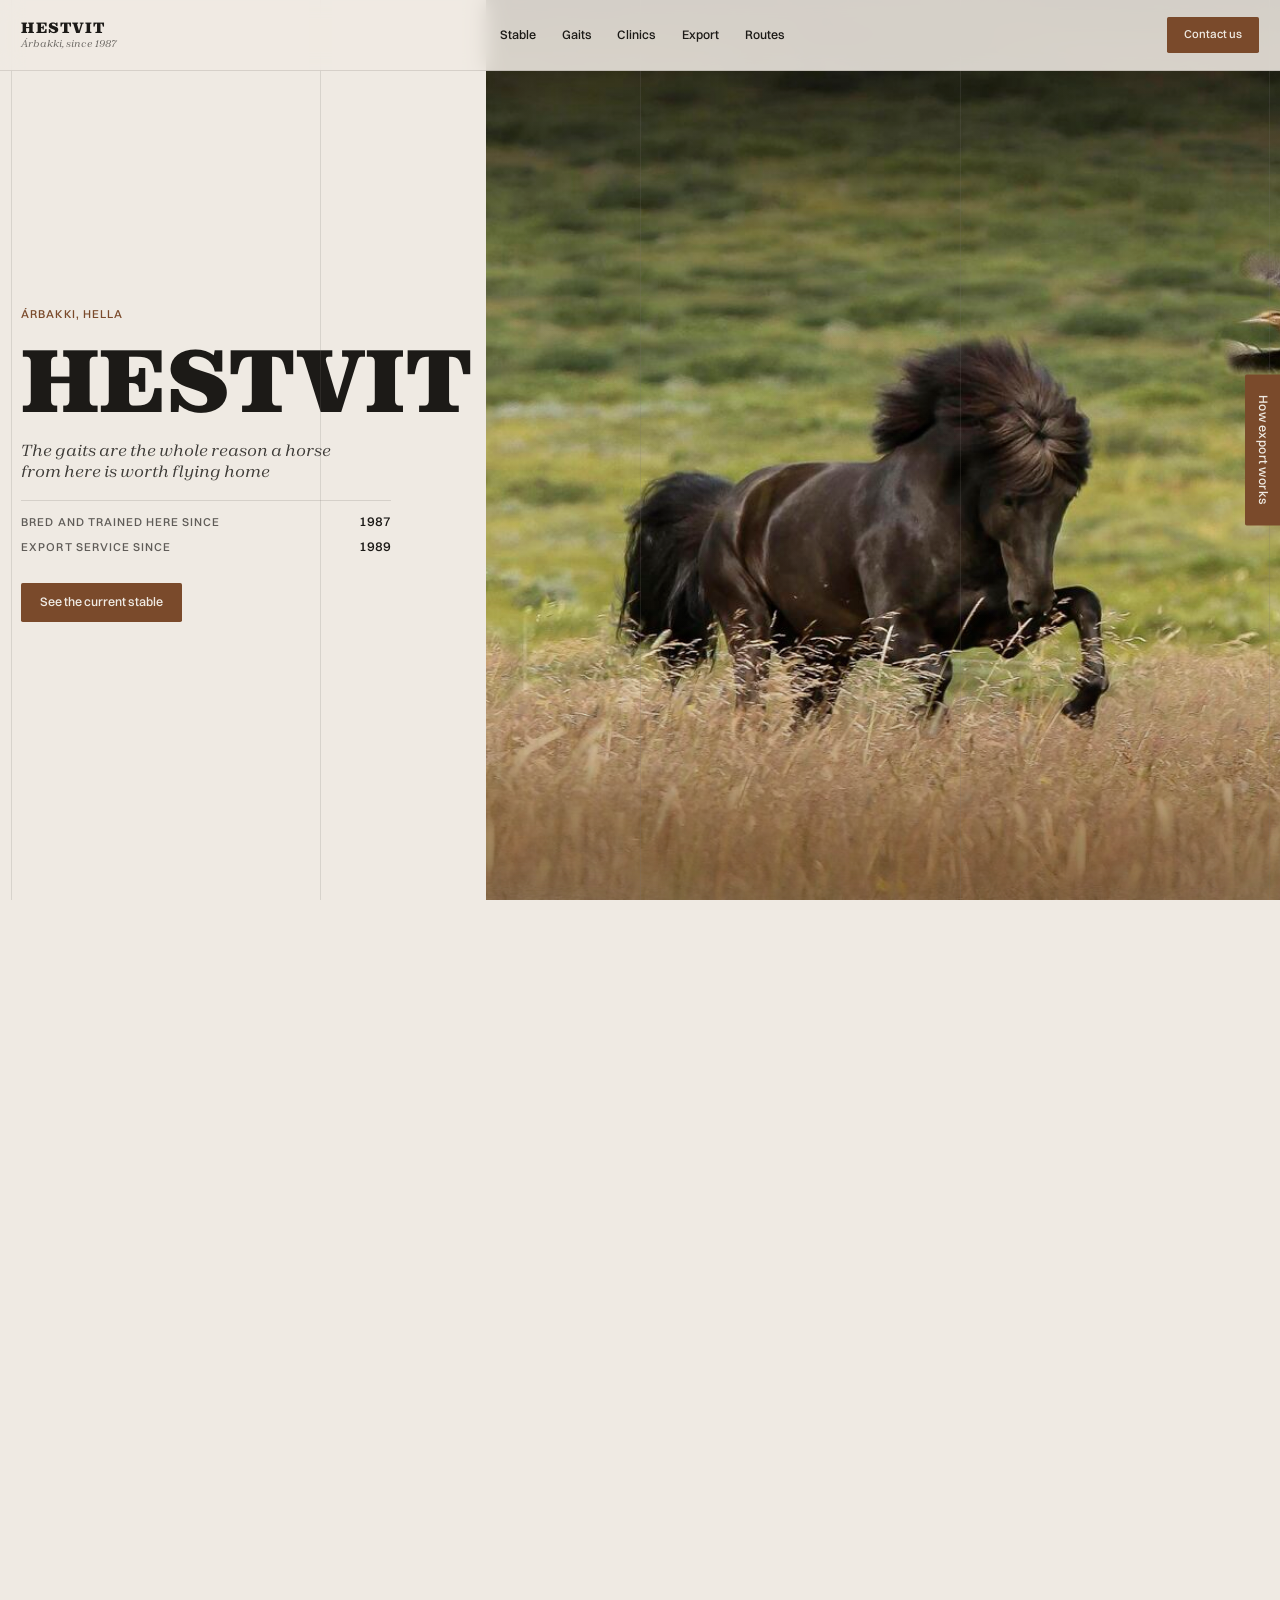
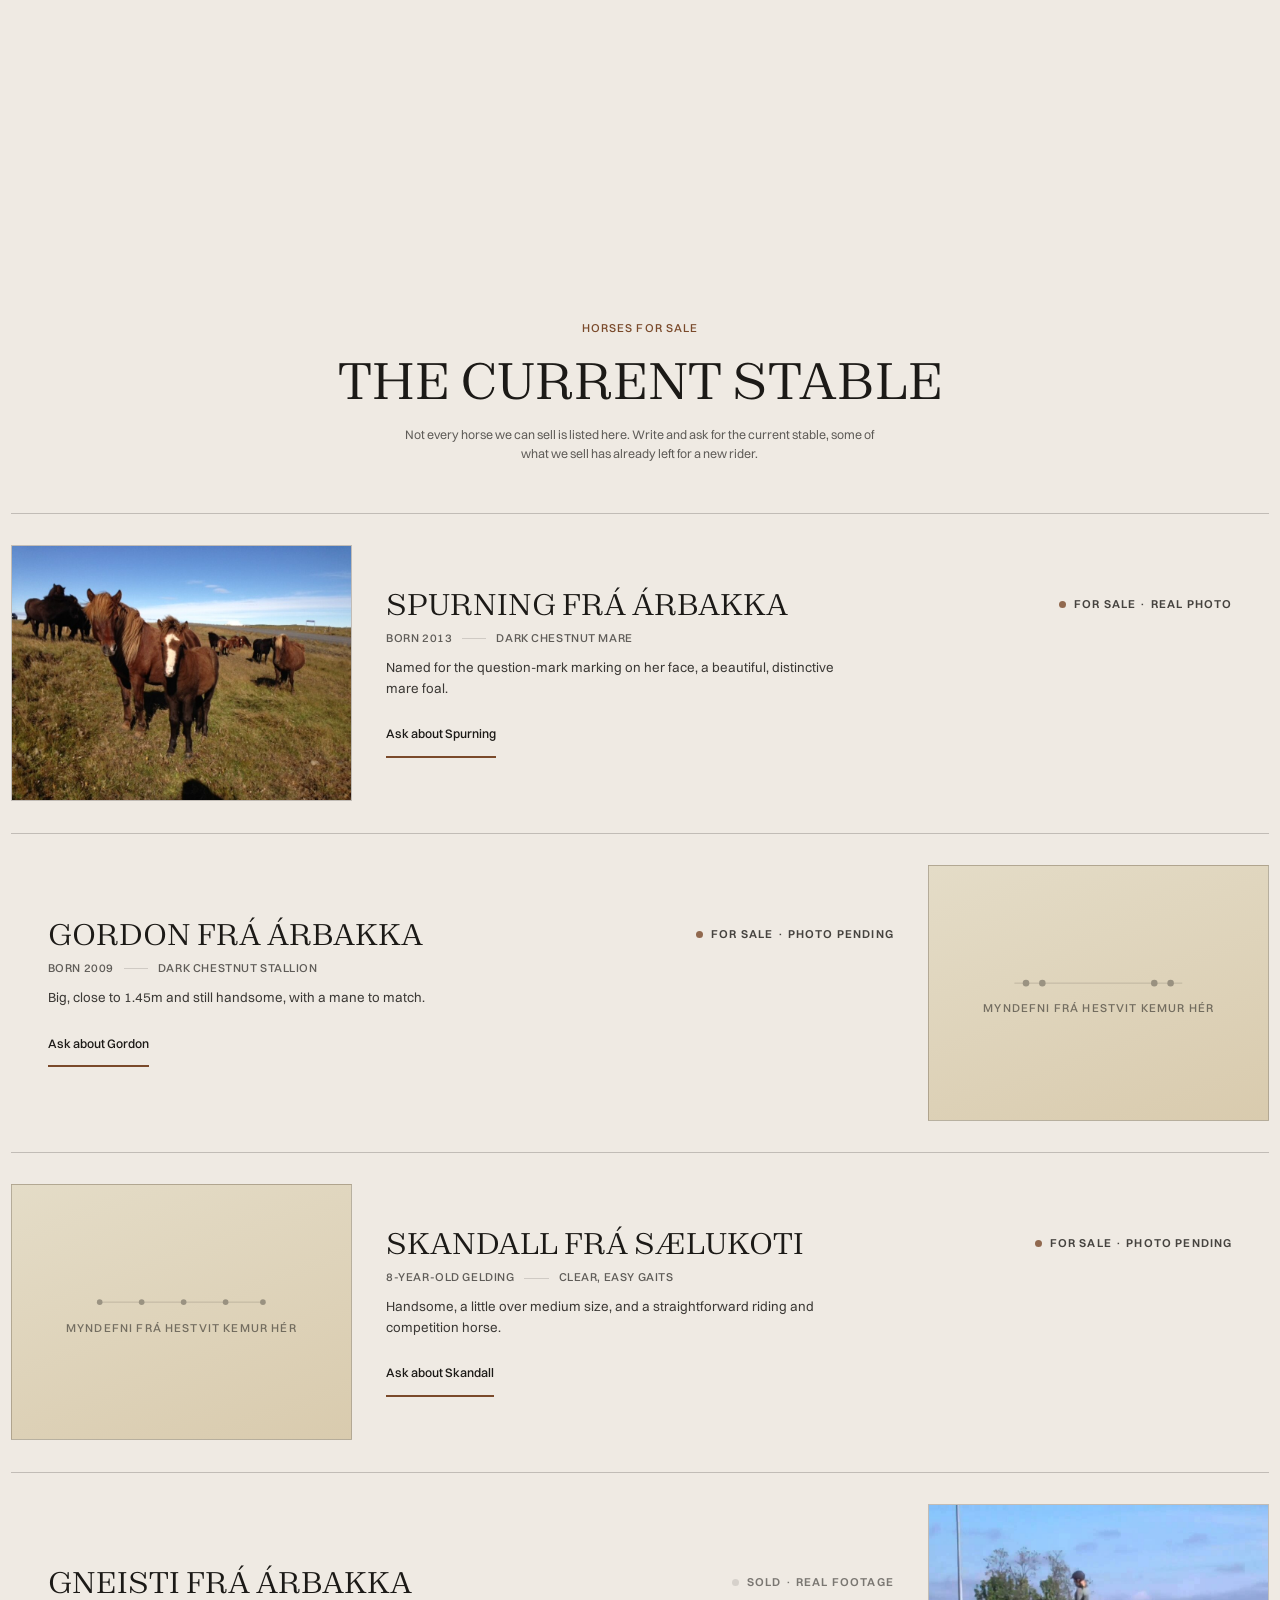
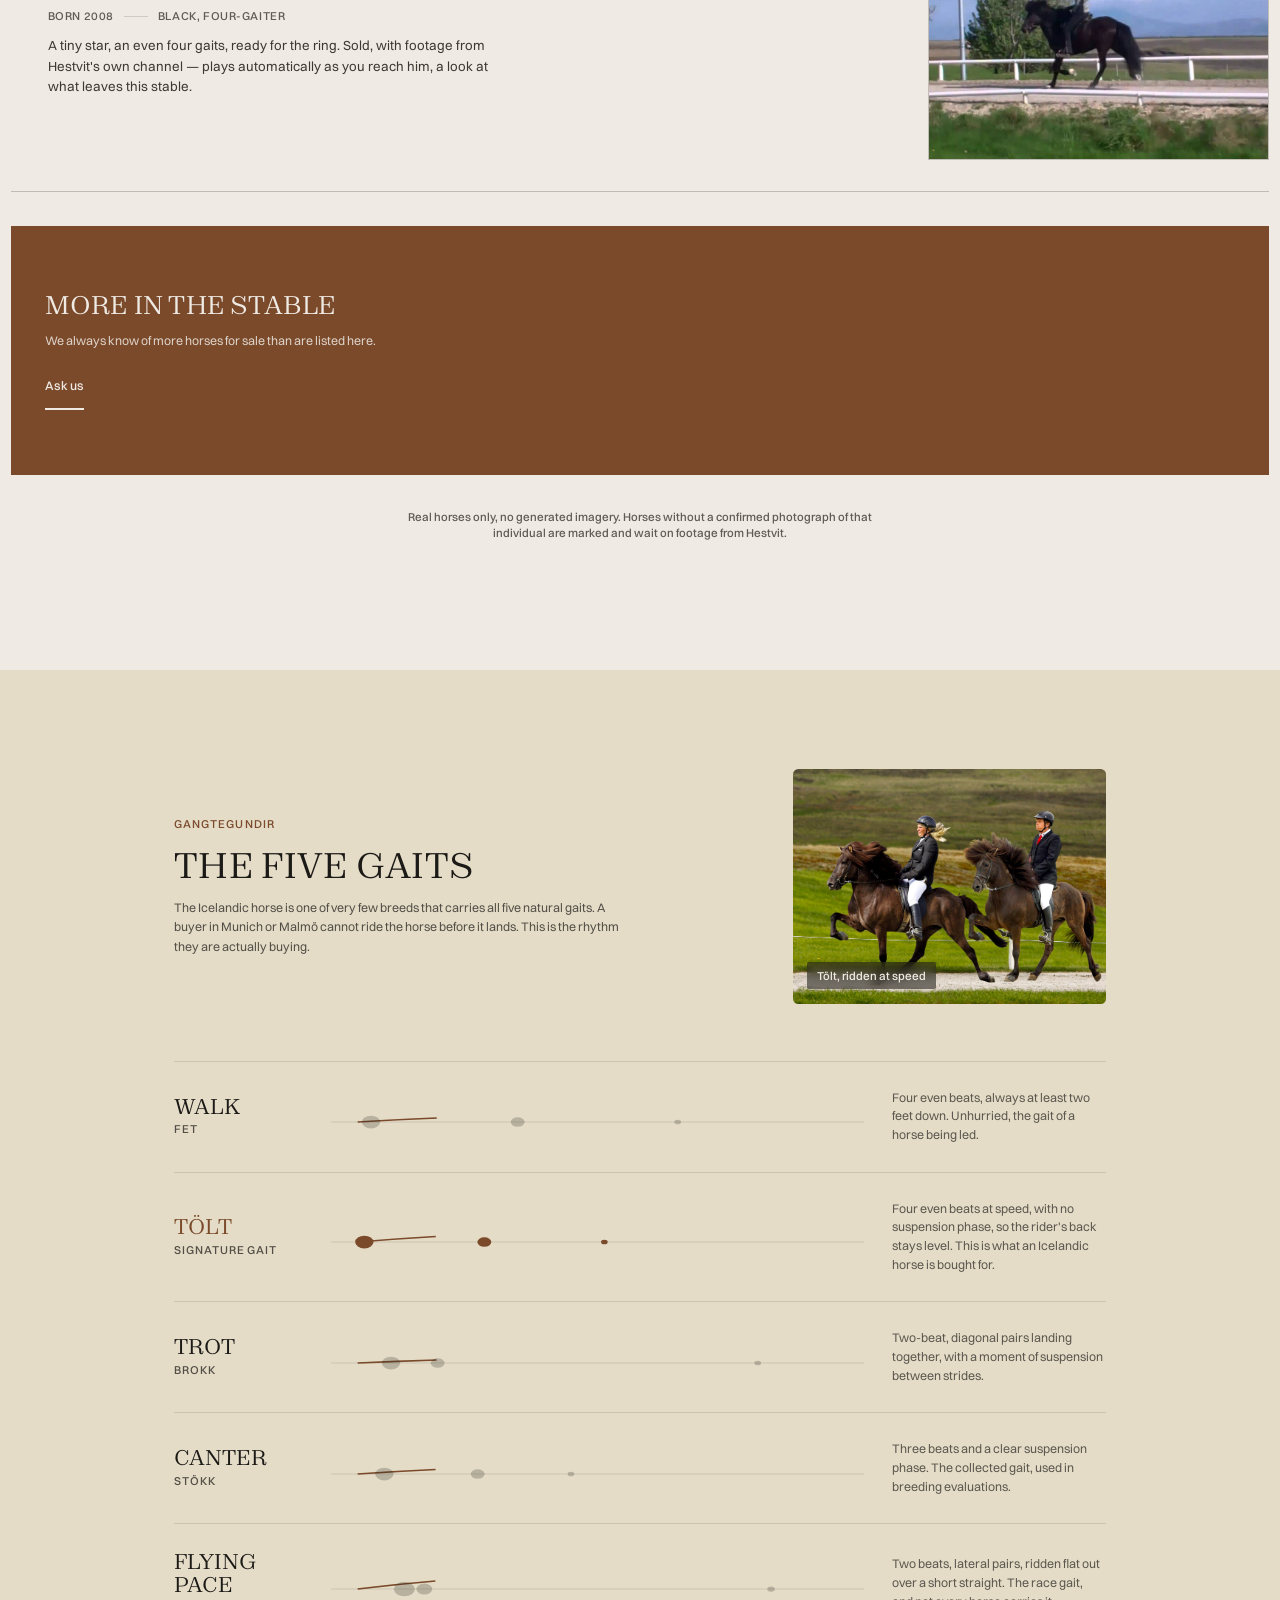
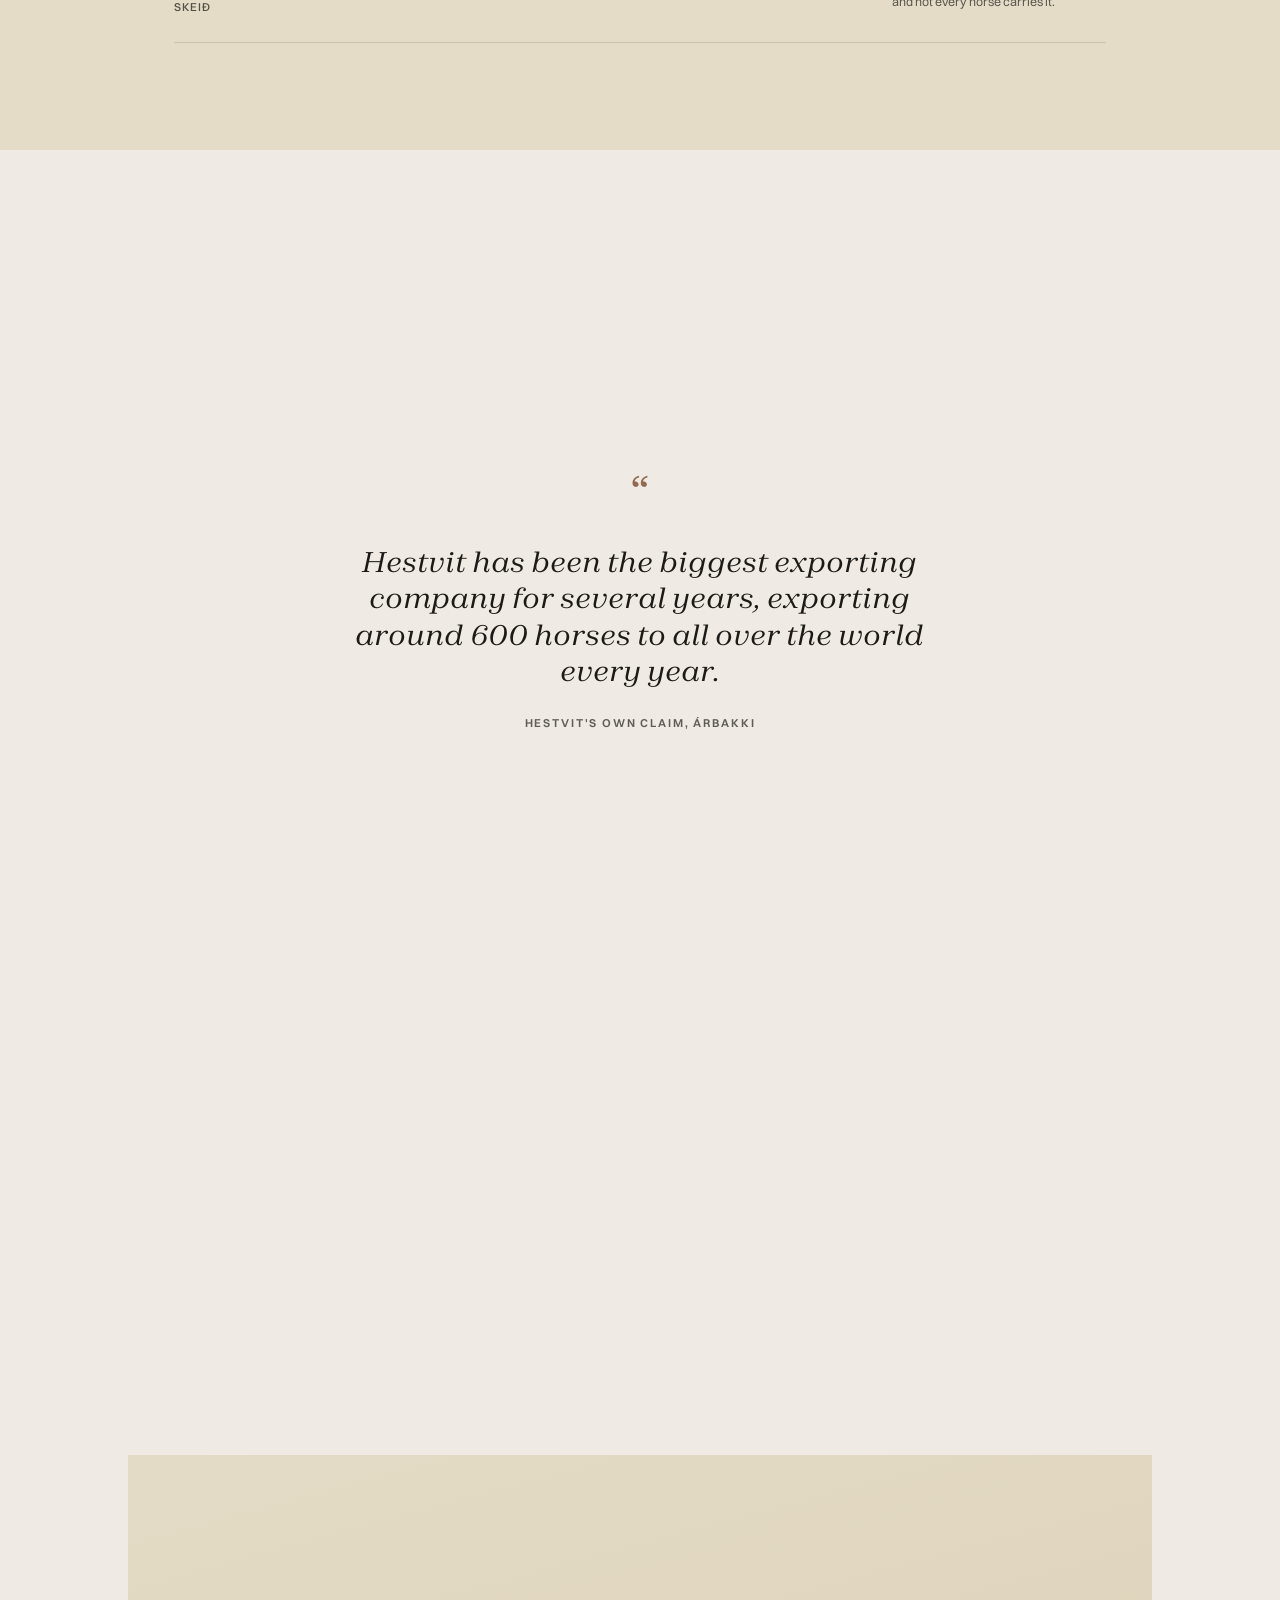
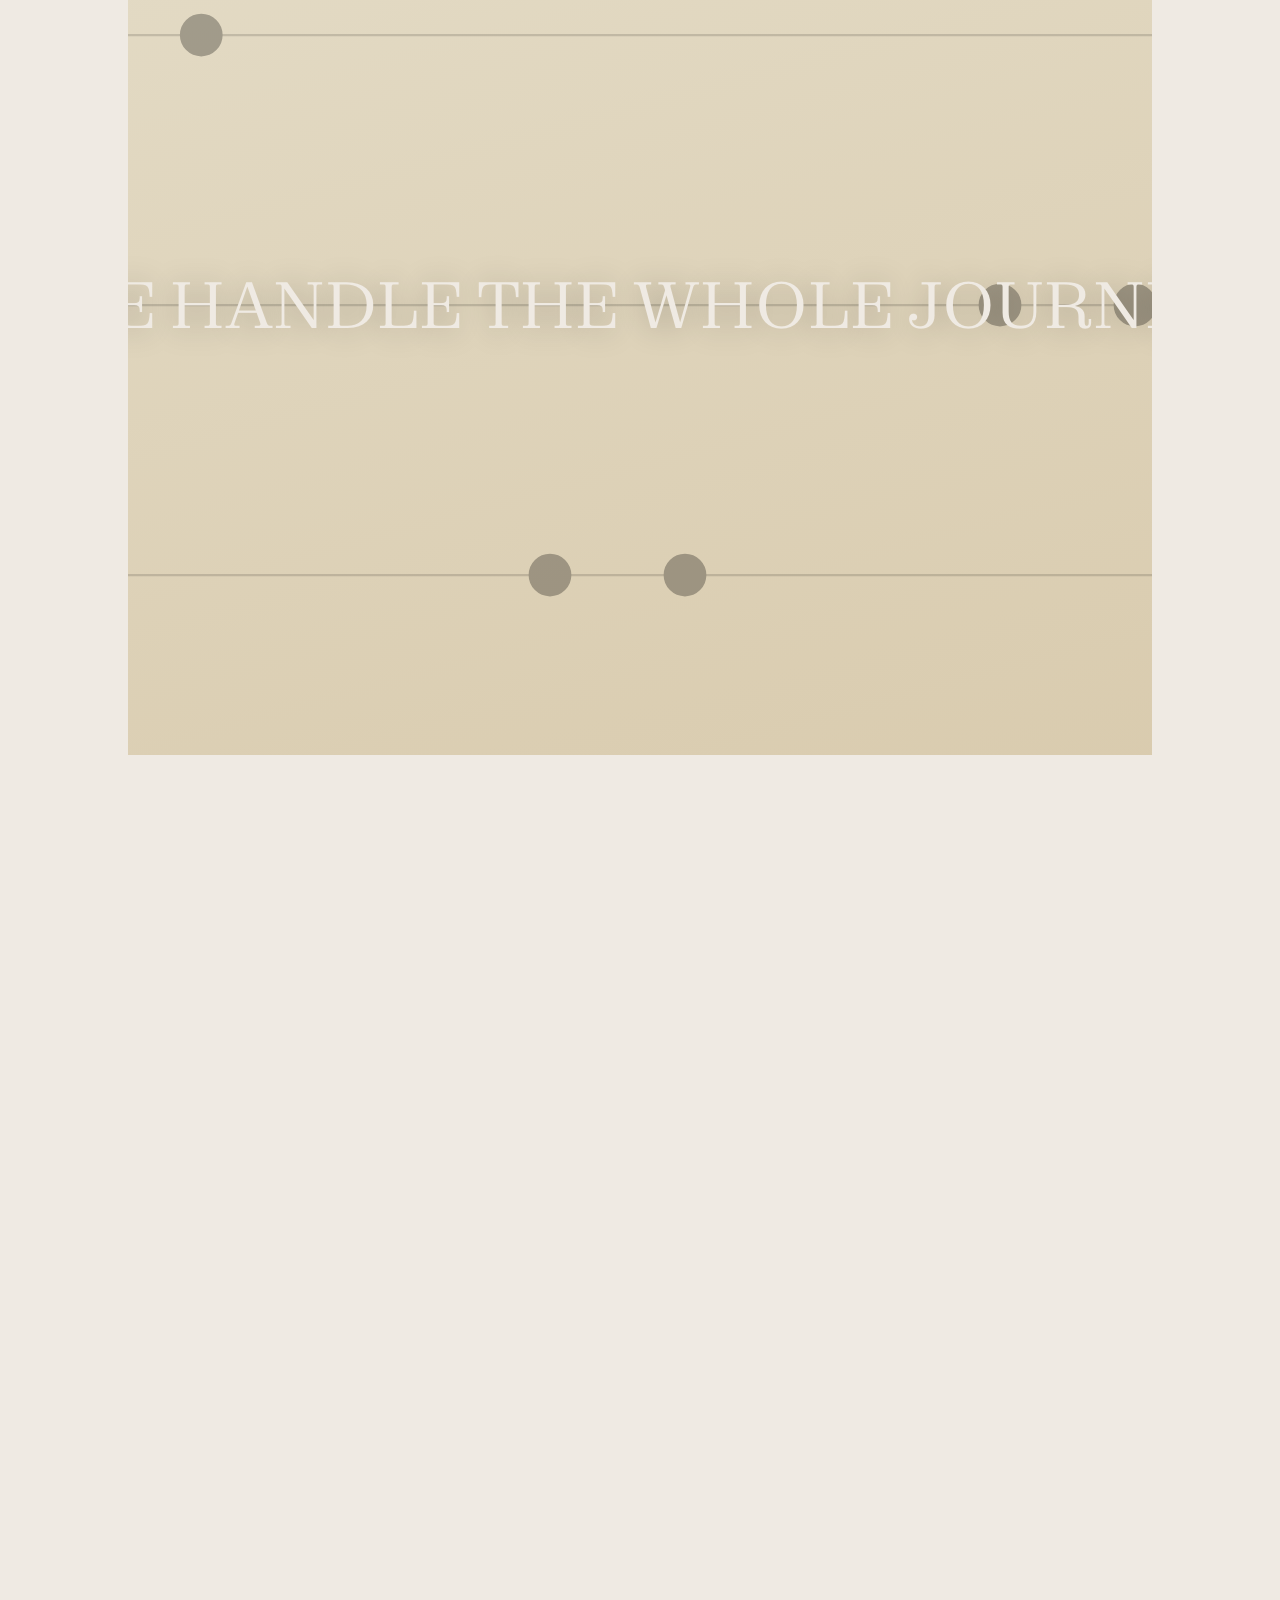
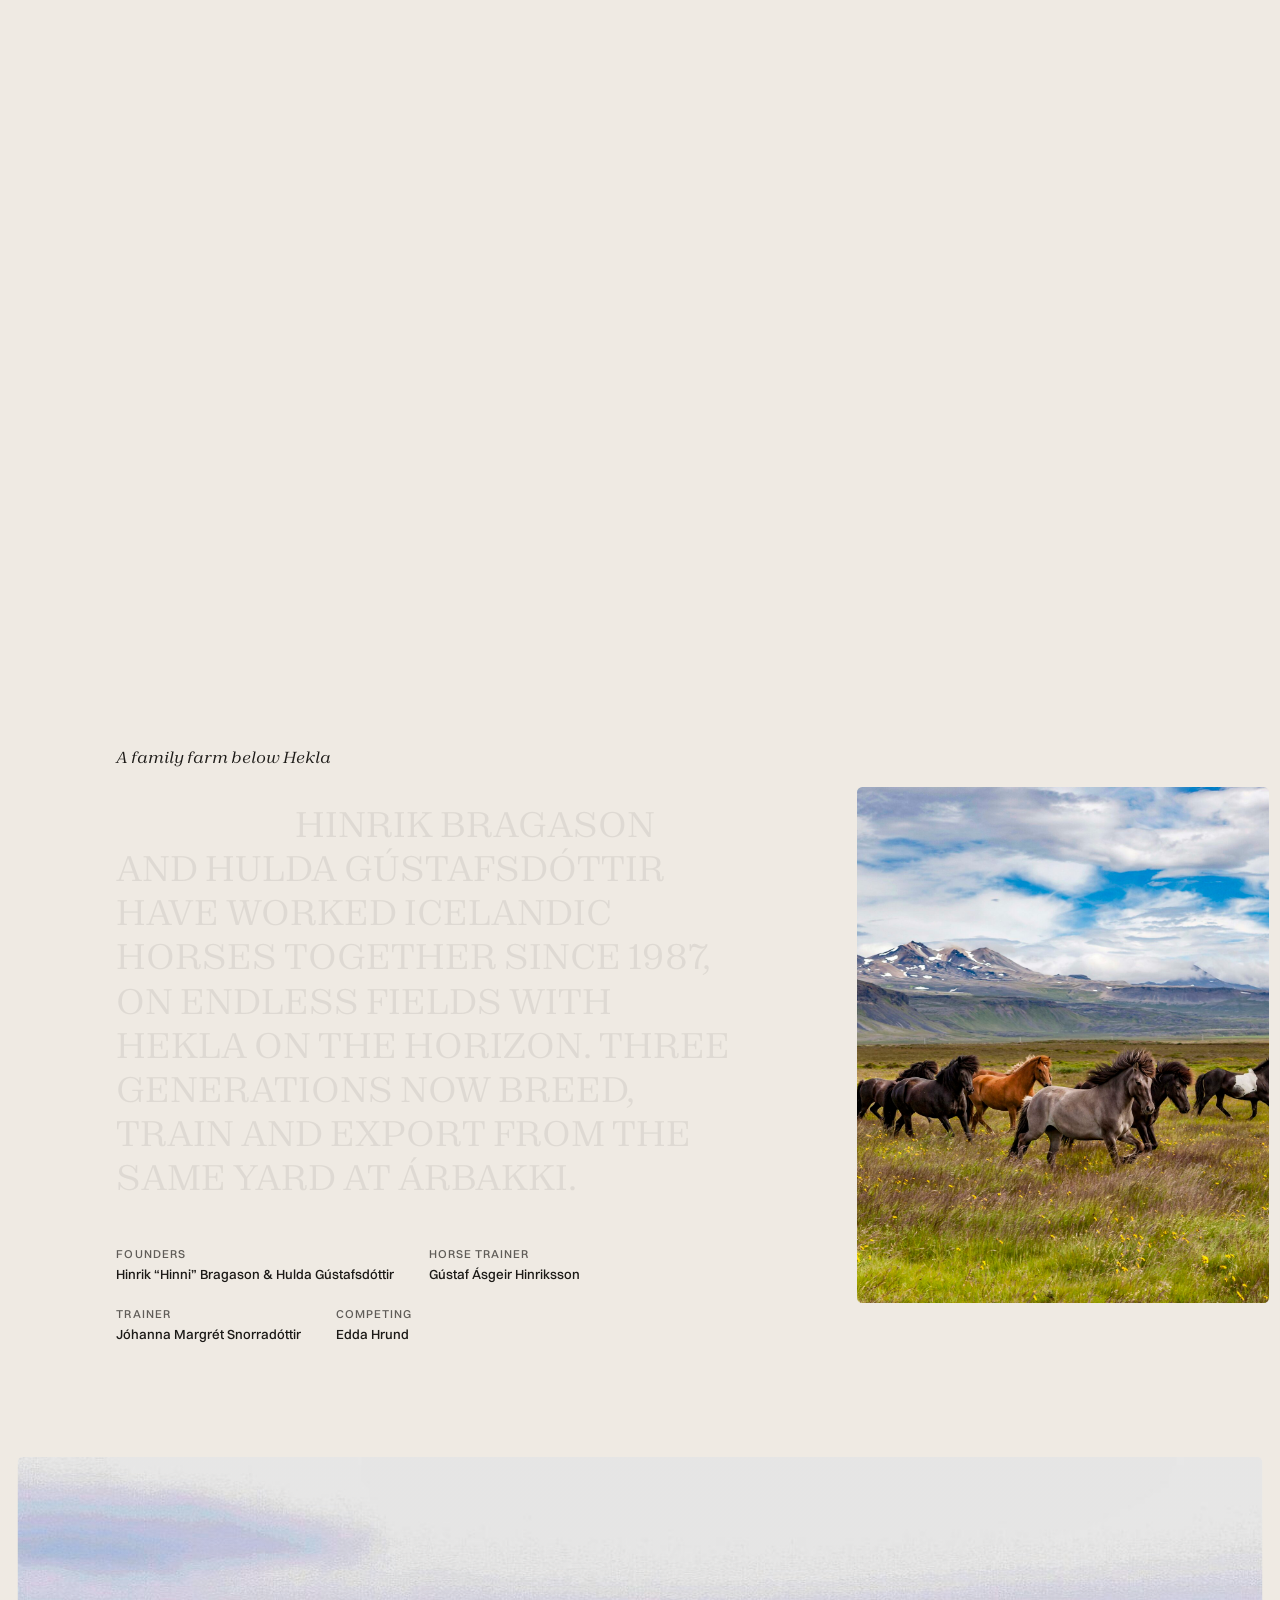
<file: index.html>
<!doctype html>
<html lang="en">
<head>
<meta charset="utf-8">
<meta name="viewport" content="width=device-width, initial-scale=1, viewport-fit=cover">
<title>Hestvit · Gangtegundir</title>
<meta name="description" content="Hestvit / Árbakki has bred, trained and exported Icelandic horses from Hella since 1987. Horses for sale, riding clinics, and export handled door to door: vet paperwork, Keflavík, and delivery abroad.">
<meta name="robots" content="noindex, nofollow">
<meta name="theme-color" content="#EFEAE3" id="themeColor">
<meta name="color-scheme" content="light">
<meta property="og:title" content="Hestvit · Árbakki Icelandic Horses">
<meta property="og:description" content="Bred, trained and exported from Hella, Iceland since 1987.">
<meta property="og:type" content="website">
<link rel="icon" type="image/png" sizes="32x32" href="assets/img/favicon-32.png">
<link rel="icon" type="image/png" sizes="180x180" href="assets/img/favicon-180.png">
<link rel="apple-touch-icon" href="assets/img/favicon-180.png">
<link rel="preload" href="fonts/Zodiak-Black.woff2" as="font" type="font/woff2" crossorigin>
<link rel="preload" href="fonts/Zodiak-Regular.woff2" as="font" type="font/woff2" crossorigin>
<link rel="preload" href="fonts/Switzer-Regular.woff2" as="font" type="font/woff2" crossorigin>
<link rel="preload" as="image" href="assets/img/plate-hero.jpg" fetchpriority="high"
  imagesrcset="assets/img/plate-hero-sm.jpg 1200w, assets/img/plate-hero.jpg 2400w" imagesizes="45vw">
<link rel="preconnect" href="https://www.youtube.com">
<link rel="preconnect" href="https://i.ytimg.com">
<link rel="stylesheet" href="styles.css?v=248695b">

<!-- Facts below are taken from Hestvit's own published pages (hestvit.is) and public
     registry data: address, phone, email, and the founding year 1987 / export-service
     year 1989. Export volume and "biggest exporter" are their own stated claims and
     appear on this page as quotes, not as facts (see DESIGN.md, claim discipline). -->
<script type="application/ld+json">
{
  "@context": "https://schema.org",
  "@type": "LocalBusiness",
  "name": "Hestvit",
  "alternateName": "Árbakki Icelandic Horses",
  "description": "Icelandic horse breeding, sale, training and export company at Árbakki, Hella, operating since 1987 with an export service since 1989.",
  "url": "https://hestvit.is/",
  "telephone": "+354 897 1748",
  "email": "hestvit@hestvit.is",
  "foundingDate": "1987",
  "address": {
    "@type": "PostalAddress",
    "streetAddress": "Árbakki",
    "postalCode": "851",
    "addressLocality": "Hella",
    "addressRegion": "Rangárþing ytra",
    "addressCountry": "IS"
  },
  "sameAs": [
    "https://www.facebook.com/HestvitArbakki/",
    "https://www.youtube.com/@Hestvit"
  ]
}
</script>
</head>
<body data-nav-theme="light">

<a class="skip-link" href="#top">Skip to content</a>

<!-- fixed grid overlay (reference device: difference-blend hairlines) -->
<div class="grid-overlay" aria-hidden="true">
  <div class="go-line go-l1"></div><div class="go-line go-l2"></div>
  <div class="go-line go-l3"></div><div class="go-line go-l4"></div><div class="go-line go-l5"></div>
</div>

<div class="intro-wipe" id="introWipe" aria-hidden="true"></div>

<!-- ============ NAV: constant fixed bar, brand left, links right, mobile drawer ============ -->
<header class="nav" id="nav">
  <div class="nav-inner">
    <a class="brand" href="#top" aria-label="Hestvit, back to top">
      Hestvit<small>Árbakki, since 1987</small>
    </a>
    <nav class="nav-links" aria-label="Main">
      <a href="#sale">Stable</a>
      <a href="#gaits">Gaits</a>
      <a href="#training">Clinics</a>
      <a href="#journey">Export</a>
      <a href="#routes">Routes</a>
    </nav>
    <div class="nav-right">
      <a class="btn btn-primary nav-cta" href="#contact">Contact us</a>
      <button class="burger" id="burger" aria-label="Open menu" aria-expanded="false" aria-controls="mobileMenu">
        <span></span><span></span><span></span>
      </button>
    </div>
  </div>
</header>

<div class="mobile-menu" id="mobileMenu" aria-hidden="true">
  <ul>
    <li><a href="#sale">Stable</a></li>
    <li><a href="#gaits">Gaits</a></li>
    <li><a href="#training">Clinics</a></li>
    <li><a href="#journey">Export</a></li>
    <li><a href="#routes">Routes</a></li>
  </ul>
  <a class="btn btn-primary" href="#contact">Contact us</a>
</div>

<main class="page-content" id="top">

  <!-- ============ 0 · HERO: split editorial, not full-bleed photo ============ -->
  <div class="hero" id="hero" data-nav-section data-nav-theme-val="dark">
    <div class="hero_wrapper" id="heroWrapper">
      <div class="hero_grid">

        <div class="hero_type">
          <div class="hero_type-inner" id="heroContent" data-reveal data-hero-drift>
            <p class="layout-label is-accent">Árbakki, Hella</p>
            <h1 class="hero_title" id="heroTitle">Hestvit</h1>
            <p class="hero_sub t-title-italic">The gaits are the whole reason a horse from here is worth flying home</p>
            <div class="hero_meta">
              <div><span class="layout-label is-faded">Bred and trained here since</span><strong>1987</strong></div>
              <div><span class="layout-label is-faded">Export service since</span><strong>1989</strong></div>
            </div>
            <a class="btn hero_cta" href="#sale">See the current stable</a>
          </div>
        </div>

        <div class="hero_frame">
          <img src="assets/img/plate-hero.jpg"
            srcset="assets/img/plate-hero-sm.jpg 1200w, assets/img/plate-hero.jpg 2400w"
            sizes="(max-width: 768px) 100vw, 45vw" alt="A black Icelandic stallion at full gallop in the home pasture at Árbakki, Hella" fetchpriority="high">
          <div class="hero_frame-scrim" aria-hidden="true"></div>
          <div class="hero_fog" aria-hidden="true">
            <div class="hero_fog-layer hero_fog-layer--1" id="fogLayer1"></div>
            <div class="hero_fog-layer hero_fog-layer--2" id="fogLayer2"></div>
          </div>
        </div>

      </div>
    </div>
  </div>

  <!-- ============ 1 · THE STABLE: every horse legible at rest, no hover gate ============ -->
  <section class="stable" id="sale" data-nav-section data-nav-theme-val="dark">
    <div class="container-large">
      <header class="stable_head">
        <p class="layout-label is-accent">Horses for sale</p>
        <h2 class="section-title">The current stable</h2>
        <p class="stable_head-sub t-body">Not every horse we can sell is listed here. Write and ask for the current stable, some of what we sell has already left for a new rider.</p>
      </header>

      <div class="stable_list" id="stableList">

        <article class="stable-row">
          <div class="stable-row_media">
            <img src="assets/img/horse-spurning.jpg" alt="Spurning frá Árbakka, a chestnut mare foal with a question-mark blaze, in the home pasture at Árbakki" loading="lazy">
          </div>
          <div class="stable-row_body">
            <div class="stable-row_top">
              <h3 class="stable-row_name">Spurning frá Árbakka</h3>
              <span class="stable-row_tag">For sale · real photo</span>
            </div>
            <div class="stable-row_meta"><span>Born 2013</span><span class="meta-div"></span><span>Dark chestnut mare</span></div>
            <p class="stable-row_desc">Named for the question-mark marking on her face, a beautiful, distinctive mare foal.</p>
            <a class="btn stable-row_cta" href="#contact">Ask about Spurning</a>
          </div>
        </article>

        <article class="stable-row stable-row--rev">
          <div class="stable-row_media stable-row_media--pending" aria-hidden="true">
            <svg viewBox="0 0 400 40" preserveAspectRatio="xMidYMid meet"><line x1="20" y1="26" x2="380" y2="26" stroke="#1C1A17" stroke-width="1"/><circle cx="45" cy="26" r="7" fill="#1C1A17"/><circle cx="80" cy="26" r="7" fill="#1C1A17"/><circle cx="320" cy="26" r="7" fill="#1C1A17"/><circle cx="355" cy="26" r="7" fill="#1C1A17"/></svg><span class="pending-cap">Myndefni frá Hestvit kemur hér</span>
          </div>
          <div class="stable-row_body">
            <div class="stable-row_top">
              <h3 class="stable-row_name">Gordon frá Árbakka</h3>
              <span class="stable-row_tag">For sale · photo pending</span>
            </div>
            <div class="stable-row_meta"><span>Born 2009</span><span class="meta-div"></span><span>Dark chestnut stallion</span></div>
            <p class="stable-row_desc">Big, close to 1.45m and still handsome, with a mane to match.</p>
            <a class="btn stable-row_cta" href="#contact">Ask about Gordon</a>
          </div>
        </article>

        <article class="stable-row">
          <div class="stable-row_media stable-row_media--pending" aria-hidden="true">
            <svg viewBox="0 0 400 40" preserveAspectRatio="xMidYMid meet"><line x1="20" y1="26" x2="380" y2="26" stroke="#1C1A17" stroke-width="1"/><circle cx="25" cy="26" r="6" fill="#1C1A17"/><circle cx="115" cy="26" r="6" fill="#1C1A17"/><circle cx="205" cy="26" r="6" fill="#1C1A17"/><circle cx="295" cy="26" r="6" fill="#1C1A17"/><circle cx="375" cy="26" r="6" fill="#1C1A17"/></svg><span class="pending-cap">Myndefni frá Hestvit kemur hér</span>
          </div>
          <div class="stable-row_body">
            <div class="stable-row_top">
              <h3 class="stable-row_name">Skandall frá Sælukoti</h3>
              <span class="stable-row_tag">For sale · photo pending</span>
            </div>
            <div class="stable-row_meta"><span>8-year-old gelding</span><span class="meta-div"></span><span>Clear, easy gaits</span></div>
            <p class="stable-row_desc">Handsome, a little over medium size, and a straightforward riding and competition horse.</p>
            <a class="btn stable-row_cta" href="#contact">Ask about Skandall</a>
          </div>
        </article>

        <article class="stable-row stable-row--rev stable-row--sold" id="gneistiRow">
          <div class="stable-row_media stable-row_media--video">
            <img src="assets/img/horse-gneisti.jpg" alt="Gneisti frá Árbakka, a black Icelandic four-gaiter bred at Árbakki" loading="lazy">
            <iframe class="stable-row_video" id="gneistiVideo" data-yt-id="MIWopXDMXaU" title="Gneisti frá Árbakka, real sale footage" tabindex="-1" allow="autoplay; encrypted-media" loading="lazy"></iframe>
          </div>
          <div class="stable-row_body">
            <div class="stable-row_top">
              <h3 class="stable-row_name">Gneisti frá Árbakka</h3>
              <span class="stable-row_tag stable-row_tag--sold">Sold · real footage</span>
            </div>
            <div class="stable-row_meta"><span>Born 2008</span><span class="meta-div"></span><span>Black, four-gaiter</span></div>
            <p class="stable-row_desc">A tiny star, an even four gaits, ready for the ring. Sold, with footage from Hestvit's own channel — plays automatically as you reach him, a look at what leaves this stable.</p>
          </div>
        </article>

        <article class="stable-row stable-row--cta">
          <div class="stable-row_body stable-row_body--cta">
            <h3 class="h3-serif">More in the stable</h3>
            <p class="t-body is-white is-faded">We always know of more horses for sale than are listed here.</p>
            <a class="btn stable-row_cta" href="#contact">Ask us</a>
          </div>
        </article>

      </div>
      <p class="stable_note t-detail">Real horses only, no generated imagery. Horses without a confirmed photograph of that individual are marked and wait on footage from Hestvit.</p>
    </div>
  </section>

  <!-- ============ 2 · GANGTEGUNDIR (the five gaits) ============ -->
  <section class="gaits" id="gaits" data-nav-section data-nav-theme-val="dark">
    <div class="container-med">
      <header class="gaits_head">
        <div class="gaits_head-text">
          <p class="layout-label is-accent">Gangtegundir</p>
          <h3 class="h3-serif">The five gaits</h3>
          <p class="t-body">The Icelandic horse is one of very few breeds that carries all five natural gaits. A buyer in Munich or Malmö cannot ride the horse before it lands. This is the rhythm they are actually buying.</p>
        </div>
        <figure class="gaits_head-media">
          <img src="assets/img/plate-tolt-pair.jpg" alt="Two Icelandic horses tölting side by side, ridden by riders in competition dress" loading="lazy">
          <figcaption class="t-detail">Tölt, ridden at speed</figcaption>
        </figure>
      </header>
      <div class="gaits_list">

        <div class="gait-row" data-gait>
          <div class="gait-row_name"><strong>Walk</strong><span>Fet</span></div>
          <svg class="gait-row_notation" viewBox="0 0 400 40" preserveAspectRatio="none" aria-hidden="true">
            <line class="beat-line" x1="0" y1="26" x2="400" y2="26"></line>
            <path class="draw-line" d="M20 26 Q200 10 380 26"></path>
            <circle class="beat" cx="30" cy="26" r="7"></circle>
            <circle class="beat" cx="140" cy="26" r="7"></circle>
            <circle class="beat" cx="260" cy="26" r="7"></circle>
            <circle class="beat" cx="370" cy="26" r="7"></circle>
          </svg>
          <p class="gait-row_desc">Four even beats, always at least two feet down. Unhurried, the gait of a horse being led.</p>
        </div>

        <div class="gait-row is-tolt" data-gait>
          <div class="gait-row_name"><strong>Tölt</strong><span>Signature gait</span></div>
          <svg class="gait-row_notation" viewBox="0 0 400 40" preserveAspectRatio="none" aria-hidden="true">
            <line class="beat-line" x1="0" y1="26" x2="400" y2="26"></line>
            <path class="draw-line" d="M20 26 Q200 4 380 26"></path>
            <circle class="beat is-lead" cx="25" cy="26" r="7"></circle>
            <circle class="beat is-lead" cx="115" cy="26" r="7"></circle>
            <circle class="beat is-lead" cx="205" cy="26" r="7"></circle>
            <circle class="beat is-lead" cx="295" cy="26" r="7"></circle>
            <circle class="beat is-lead" cx="375" cy="26" r="7"></circle>
          </svg>
          <p class="gait-row_desc">Four even beats at speed, with no suspension phase, so the rider's back stays level. This is what an Icelandic horse is bought for.</p>
        </div>

        <div class="gait-row" data-gait>
          <div class="gait-row_name"><strong>Trot</strong><span>Brokk</span></div>
          <svg class="gait-row_notation" viewBox="0 0 400 40" preserveAspectRatio="none" aria-hidden="true">
            <line class="beat-line" x1="0" y1="26" x2="400" y2="26"></line>
            <path class="draw-line" d="M20 26 Q200 14 380 26"></path>
            <circle class="beat" cx="45" cy="26" r="7"></circle>
            <circle class="beat" cx="80" cy="26" r="7"></circle>
            <circle class="beat" cx="320" cy="26" r="7"></circle>
            <circle class="beat" cx="355" cy="26" r="7"></circle>
          </svg>
          <p class="gait-row_desc">Two-beat, diagonal pairs landing together, with a moment of suspension between strides.</p>
        </div>

        <div class="gait-row" data-gait>
          <div class="gait-row_name"><strong>Canter</strong><span>Stökk</span></div>
          <svg class="gait-row_notation" viewBox="0 0 400 40" preserveAspectRatio="none" aria-hidden="true">
            <line class="beat-line" x1="0" y1="26" x2="400" y2="26"></line>
            <path class="draw-line" d="M20 26 Q200 8 380 26"></path>
            <circle class="beat" cx="40" cy="26" r="7"></circle>
            <circle class="beat" cx="110" cy="26" r="7"></circle>
            <circle class="beat" cx="180" cy="26" r="7"></circle>
            <circle class="beat" cx="360" cy="26" r="9" opacity=".12"></circle>
          </svg>
          <p class="gait-row_desc">Three beats and a clear suspension phase. The collected gait, used in breeding evaluations.</p>
        </div>

        <div class="gait-row" data-gait>
          <div class="gait-row_name"><strong>Flying pace</strong><span>Skeið</span></div>
          <svg class="gait-row_notation" viewBox="0 0 400 40" preserveAspectRatio="none" aria-hidden="true">
            <line class="beat-line" x1="0" y1="26" x2="400" y2="26"></line>
            <path class="draw-line" d="M20 26 Q200 -6 380 26"></path>
            <circle class="beat" cx="55" cy="26" r="8"></circle>
            <circle class="beat" cx="70" cy="26" r="8"></circle>
            <circle class="beat" cx="330" cy="26" r="8"></circle>
            <circle class="beat" cx="345" cy="26" r="8"></circle>
          </svg>
          <p class="gait-row_desc">Two beats, lateral pairs, ridden flat out over a short straight. The race gait, and not every horse carries it.</p>
        </div>

      </div>
    </div>
  </section>

  <!-- ============ 3 · QUOTE ============ -->
  <section class="quote-section" data-nav-section data-nav-theme-val="dark">
    <div class="quote-sticky">
      <figure class="quote-component container-large">
        <p class="quote-mark" aria-hidden="true">&ldquo;</p>
        <blockquote class="t-quote">Hestvit has been the biggest exporting company for several years, exporting around 600 horses to all over the world every year.</blockquote>
        <figcaption class="quote-author">Hestvit's own claim, Árbakki</figcaption>
      </figure>
    </div>
  </section>

  <!-- ============ 4 · THE RAIL (the journey) ============ -->
  <div class="rail_outer" id="journey" data-nav-section data-nav-theme-val="light">
    <section class="rail" id="rail" aria-label="How a horse travels from Árbakki to its new owner">
      <div class="rail_wrapper">
        <div class="rail_backdrops" aria-hidden="true">
          <div class="rail_backdrop rail_backdrop--behind" id="railBehind">
            <img class="img-fill" src="assets/img/plate-farm.jpg"
              srcset="assets/img/plate-farm-sm.jpg 1100w, assets/img/plate-farm.jpg 2200w" sizes="100vw" alt="" loading="lazy">
          </div>
          <div class="rail_backdrop rail_backdrop--clipped" id="railClipped">
            <div class="rail_notation-field" aria-hidden="true">
              <svg viewBox="0 0 1200 400" preserveAspectRatio="xMidYMid slice">
                <g stroke="#1C1A17" fill="#1C1A17">
                  <line x1="60" y1="80" x2="1140" y2="80" stroke-width="1" fill="none" opacity=".5"/>
                  <circle cx="180" cy="80" r="9"/><circle cx="255" cy="80" r="9"/><circle cx="330" cy="80" r="9"/><circle cx="405" cy="80" r="9"/>
                  <line x1="60" y1="200" x2="1140" y2="200" stroke-width="1" fill="none" opacity=".5"/>
                  <circle cx="300" cy="200" r="9"/><circle cx="360" cy="200" r="9"/><circle cx="760" cy="200" r="9"/><circle cx="820" cy="200" r="9"/>
                  <line x1="60" y1="320" x2="1140" y2="320" stroke-width="1" fill="none" opacity=".5"/>
                  <circle cx="220" cy="320" r="9"/><circle cx="560" cy="320" r="9"/><circle cx="620" cy="320" r="9"/><circle cx="960" cy="320" r="9"/><circle cx="1020" cy="320" r="9"/>
                </g>
              </svg>
            </div>
            <svg class="rail_curtain" id="railCurtain" width="100%" height="100%" preserveAspectRatio="none" viewBox="0 0 100 100" aria-hidden="true">
              <defs>
                <clipPath id="curtainClip" clipPathUnits="objectBoundingBox">
                  <rect x="0" y="0" width="0.3334" height="1"></rect>
                  <rect x="0.3333" y="0" width="0.3334" height="1"></rect>
                  <rect x="0.6666" y="0" width="0.3334" height="1"></rect>
                </clipPath>
              </defs>
            </svg>
          </div>
          <div class="rail_overlay" id="railOverlay" aria-hidden="true"></div>
        </div>
        <!-- Mobile-only affordance: without it the horizontal journey looks
             like a dead end, because nothing signals there is more to the side. -->
        <div class="rail_swipe" id="railSwipe" aria-hidden="true">
          <span class="rail_swipe-text">Strjúktu til hliðar</span>
          <span class="rail_swipe-arrow">
            <svg viewBox="0 0 34 8" fill="none" aria-hidden="true">
              <path d="M0 4h30M27 1l3.4 3L27 7" stroke="currentColor" stroke-width="1.1" stroke-linecap="round" stroke-linejoin="round"/>
            </svg>
          </span>
          <span class="rail_swipe-dots" id="railDots"></span>
        </div>
        <div class="rail_container" id="railContainer">

          <div class="rail_panel rail_panel--title">
            <div class="rail_title-wrap">
              <h2 class="rail_title" id="railTitle">We handle the whole journey</h2>
            </div>
          </div>

          <div class="rail_panel">
            <article class="stage-card" data-cursor-text="The farm">
              <div class="stage-card_inner">
                <img class="stage-card_image" src="assets/img/plate-foals.jpg" alt="Young horses in the home pasture at Árbakki" loading="lazy">
                <div class="stage-card_shade" aria-hidden="true"></div>
                <div class="stage-card_content">
                  <p class="stage-card_num">Pickup</p>
                  <h3 class="stage-card_title">Árbakki</h3>
                  <p class="stage-card_excerpt">We collect horses from sellers across Iceland, east, north, west and south, and bring them home to Árbakki to prepare.</p>
                  <p class="stage-card_coords">[ N63 50.6, W20 24.1 · Hella ]</p>
                </div>
              </div>
            </article>
          </div>

          <div class="rail_panel">
            <article class="stage-card is-data" data-cursor-text="Paperwork">
              <div class="stage-card_inner">
                <div class="stage-card_content">
                  <p class="stage-card_num">Papers</p>
                  <h3 class="stage-card_title">Vet &amp; export papers</h3>
                  <p class="stage-card_excerpt">FEIF passport, health certificate and export permit, arranged by us before the flight is booked.</p>
                  <dl class="stage-card_facts">
                    <div><dt>Health check</dt><dd>Licensed vet, pre-export</dd></div>
                    <div><dt>Passport</dt><dd>FEIF-registered</dd></div>
                    <div><dt>Handled by</dt><dd>Hestvit, start to finish</dd></div>
                  </dl>
                </div>
              </div>
            </article>
          </div>

          <div class="rail_panel">
            <article class="stage-card" data-cursor-text="Keflavík">
              <div class="stage-card_inner">
                <img class="stage-card_image" src="assets/img/plate-export.jpg" alt="A chestnut Icelandic horse being led into an air-freight crate on the tarmac" loading="lazy">
                <div class="stage-card_shade" aria-hidden="true"></div>
                <div class="stage-card_content">
                  <p class="stage-card_num">Freight</p>
                  <h3 class="stage-card_title">Keflavík</h3>
                  <p class="stage-card_excerpt">Loaded into an air-freight crate and flown out on a chartered cargo flight, batched with other horses on the same route.</p>
                  <p class="stage-card_coords">[ Cargo charter · Keflavík Airport ]</p>
                </div>
              </div>
            </article>
          </div>

          <div class="rail_panel rail_panel--full rail_panel--final">
            <img class="img-fill" src="assets/img/plate-success.jpg" alt="A team celebrating with an Icelandic horse and trophy at a European competition" loading="lazy">
            <div class="rail_final-scrim" aria-hidden="true"></div>
            <figure class="rail_quote">
              <blockquote class="t-quote is-white">Delivered. Most horses go on to Europe, and some come back to a podium a few seasons later, ridden by the people who bought them.</blockquote>
              <figcaption class="quote-author is-white">A Hestvit horse, competing abroad</figcaption>
            </figure>
          </div>

        </div>
      </div>
    </section>
  </div>

  <!-- ============ 5 · MANIFESTO (the family, as capstone) ============ -->
  <section class="manifesto" data-nav-section data-nav-theme-val="dark">
    <div class="container-large">
      <div class="manifesto_layout">
        <div class="manifesto_col">
          <div class="manifesto_kicker u-relative">
            <p class="t-title-italic">A family farm below Hekla</p>
            <svg class="scribble-el" id="scribble" width="191" height="62" viewBox="0 0 191 62" fill="none" aria-hidden="true">
              <path d="M118.7 58.8C118.3 58.7 117.9 58.6 100.4 49.1 82.9 39.5 48.3 20.5 30.5 10.1 12.6 -0.4 12.5 -1.7 36.1 2.4 59.6 6.6 106.8 16.3 133.8 23 160.7 29.7 166 33.1 169.1 35.3 172.3 37.6 173.1 38.5 173.1 39.5 173.4 45.3 163.9 46.3 149.3 49.1 138.1 51.2 119 52.2 97.3 48.4 75.6 44.6 51.8 35.4 39.7 29.4 27.6 23.5 27.9 21.2 28.4 19.3 29 17.4 29.9 16.1 31.4 14.8 33 13.5 35.3 12.3 43.5 11.3 51.7 10.3 65.8 9.6 82.7 10.7 99.5 11.9 118.7 14.9 135.9 19.1 153.1 23.3 167.8 28.5 176.5 32 185.2 35.4 187.7 36.9 189.1 38.4 190.5 40 190.9 41.4 188.8 43.5 186.7 45.7 182.1 48.4 173.6 51.3 165 54.3 152.6 57.3 123.2 59.1 93.7 60.8 47.7 61 0.3 61.3" stroke="#7A4A2B" stroke-width="0.7" stroke-linecap="round"/>
            </svg>
          </div>
          <div class="text-scroll-fade" id="maskDevelop">
            <h2 class="manifesto_text">Hinrik Bragason and Hulda Gústafsdóttir have worked Icelandic horses together since 1987, on endless fields with Hekla on the horizon. Three generations now breed, train and export from the same yard at Árbakki.</h2>
          </div>
          <div class="manifesto_family">
            <div><span class="layout-label">Founders</span><strong>Hinrik &ldquo;Hinni&rdquo; Bragason &amp; Hulda Gústafsdóttir</strong></div>
            <div><span class="layout-label">Horse trainer</span><strong>Gústaf Ásgeir Hinriksson</strong></div>
            <div><span class="layout-label">Trainer</span><strong>Jóhanna Margrét Snorradóttir</strong></div>
            <div><span class="layout-label">Competing</span><strong>Edda Hrund</strong></div>
          </div>
        </div>
        <figure class="manifesto_media">
          <img src="assets/img/plate-herd.jpg" alt="A herd of Icelandic horses running across a green field at Árbakki, with Hekla's foothills behind" loading="lazy">
        </figure>
      </div>
    </div>
  </section>

  <!-- ============ 6 · TRAINING / CONSULTING (inset) ============ -->
  <section class="season has-inset" id="training" data-nav-section data-nav-theme-val="light">
    <div class="season_inner">
      <img class="img-fill" src="assets/img/plate-lesson.jpg"
        srcset="assets/img/plate-lesson-sm.jpg 1100w, assets/img/plate-lesson.jpg 2200w"
        sizes="100vw" alt="A riding lesson in progress on a pinto Icelandic horse" loading="lazy">
      <div class="season_scrim"></div>
      <div class="season_content container-large">
        <div class="season_head">
          <h3 class="h3-serif">Clinics &amp; training</h3>
          <p class="season_body">Hinni and Hulda teach on Icelandic horse farms across Europe, from first lesson to World Championship preparation, in German, English and Icelandic.</p>
        </div>
        <ul class="season_data">
          <li><span class="data-num">30+ years</span><span class="data-label">Teaching riders at every level</span></li>
          <li><span class="data-num">DE · EN · IS</span><span class="data-label">Taught fluently, on request</span></li>
          <li><span class="data-num">On location</span><span class="data-label">Clinics at farms across Europe</span></li>
        </ul>
      </div>
    </div>
  </section>

  <!-- ============ 7 · ROUTES (flight-path fan) ============ -->
  <section class="routes" id="routes" data-nav-section data-nav-theme-val="dark">
    <div class="routes_head container-large">
      <p class="layout-label is-faded">63° 50' N 20° 24' W<br>Árbakki, Hella</p>
      <div class="routes_head-center">
        <h3 class="h3-serif">Where the horses go</h3>
        <p class="t-body is-faded">Most horses leave via Keflavík on a chartered cargo flight to a European hub, then travel on by truck to the buyer's country.</p>
      </div>
      <p class="layout-label is-faded t-right">Source: FEIF, 2024 export figures</p>
    </div>

    <div class="container-large">
      <div class="routes_map" id="routesMap">
        <svg class="routes_svg" id="routesSvg" viewBox="0 0 1000 460" preserveAspectRatio="none" aria-hidden="true">
          <circle class="routes_origin" cx="120" cy="230" r="6"></circle>
          <path class="route-minor" d="M120 230 C 260 150, 420 120, 560 90 C 640 74, 700 66, 760 60"></path>
          <path class="route-minor" d="M120 230 C 260 200, 420 190, 560 180 C 660 174, 730 172, 800 176"></path>
          <path class="route-minor" d="M120 230 C 260 280, 420 320, 560 360 C 650 384, 720 396, 790 402"></path>
          <path class="route-static" id="routeStatic" d="M120 230 C 280 200, 440 210, 580 250 C 680 278, 760 300, 850 290"></path>
          <path class="route-flown" id="routeFlown" d="M120 230 C 280 200, 440 210, 580 250 C 680 278, 760 300, 850 290"></path>
        </svg>
        <div class="route-indicator" id="routeIndicator" aria-hidden="true">
          <span class="pulse-ring" style="--i:1"></span>
          <span class="pulse-ring" style="--i:2"></span>
          <span class="pulse-ring" style="--i:3"></span>
        </div>
      </div>

      <div class="routes_countries">
        <div class="route-bar"><span class="route-bar_name">Germany</span><div class="route-bar_track"><div class="route-bar_fill" data-pct="45.2"></div></div><span class="route-bar_pct">45.2%</span></div>
        <div class="route-bar"><span class="route-bar_name">Denmark</span><div class="route-bar_track"><div class="route-bar_fill" data-pct="11.7"></div></div><span class="route-bar_pct">11.7%</span></div>
        <div class="route-bar"><span class="route-bar_name">Austria</span><div class="route-bar_track"><div class="route-bar_fill" data-pct="9.5"></div></div><span class="route-bar_pct">9.5%</span></div>
        <div class="route-bar"><span class="route-bar_name">Sweden</span><div class="route-bar_track"><div class="route-bar_fill" data-pct="8.8"></div></div><span class="route-bar_pct">8.8%</span></div>
      </div>
      <p class="routes_source t-detail">1,318 Icelandic horses were exported in total in 2024, to 19 countries (FEIF). These four took three quarters of that trade. Hestvit does not publish its own country breakdown.</p>

      <div class="routes_ops">
        <ul>
          <li><span class="data-num">~60</span><span class="data-label">horses per charter to Norrköping, Sweden, about 4 times a year</span></li>
          <li><span class="data-num">Weekly</span><span class="data-label">flights to Liège, Belgium, trucked on across Europe</span></li>
          <li><span class="data-num">10</span><span class="data-label">horses on the direct route from Belgium to Kolding, Denmark</span></li>
          <li><span class="data-num">~30</span><span class="data-label">horses per charter to the USA, 2-3 times a year</span></li>
        </ul>
      </div>
    </div>
  </section>

  <!-- ============ 8 · FOOTER / CONTACT ============ -->
  <footer class="footer" id="contact" data-nav-section data-nav-theme-val="light">
    <div class="container-large">
      <div class="footer_head">
        <h2 class="footer_title">Let's talk horses</h2>
        <p class="footer_sub t-title-italic">Buying, selling or exporting. Write or call and we'll help you plan it.</p>
      </div>
      <div class="footer_grid">
        <div class="footer_col">
          <p class="layout-label is-faded">Talk to us</p>
          <a class="footer_big" href="tel:+3548971748">+354 897 1748</a>
          <a class="footer_big" href="mailto:hestvit@hestvit.is">hestvit@hestvit.is</a>
        </div>
        <div class="footer_col">
          <p class="layout-label is-faded">Find us</p>
          <p class="t-body">Hestvit ehf. / Árbakki<br>851 Hella, Iceland</p>
          <p class="t-body is-faded">Rangárþing ytra, South Iceland</p>
        </div>
        <div class="footer_col">
          <p class="layout-label is-faded">What we do</p>
          <p class="t-body">Breeding, horse sale, export and riding clinics.<br>Export handled door to door: papers, flight, delivery.<br>Clinics taught in Iceland and across Europe.</p>
        </div>
      </div>
      <div class="footer_base">
        <p class="t-detail">Hestvit ehf · Árbakki, 851 Hella</p>
        <div class="footer_links">
          <a href="https://www.facebook.com/HestvitArbakki/" rel="noopener" target="_blank">Facebook</a>
          <a href="https://www.youtube.com/@Hestvit" rel="noopener" target="_blank">YouTube</a>
        </div>
        <p class="t-detail">Design proposal, not the live site</p>
      </div>
      <p class="footer_lang-note t-detail">This page is in English, matching hestvit.is today, since most buyers are abroad. Skrifið okkur endilega á íslensku hvenær sem er.</p>
      <p class="sndr-credit">An independent prototype by SNDR Studio. Not affiliated with Hestvit. Photographs and footage belong to Hestvit and are used here for presentation. Empty photo frames are placeholders awaiting their own images. <a href="https://sndr-studio.pages.dev" rel="noopener">Designed by SNDR Studio</a></p>
    </div>
</footer>

</main>

<!-- flyout: how export works -->
<div class="flyout" id="flyout" aria-hidden="true">
  <button class="flyout_overlay" id="flyoutOverlay" tabindex="-1" aria-label="Close panel"></button>
  <aside class="flyout_sheet" role="dialog" aria-modal="true" aria-labelledby="flyoutTitle" data-lenis-prevent>
    <button class="flyout_close" id="flyoutClose" aria-label="Close">Close</button>
    <h3 class="flyout_title" id="flyoutTitle">How export works</h3>
    <ol class="flyout_steps">
      <li><h4>1. Write to us</h4><p>Email hestvit@hestvit.is, or reach us on Facebook Messenger or Instagram, with the horse and destination.</p></li>
      <li><h4>2. We handle the papers</h4><p>Vet certificate, FEIF passport and export permit, arranged before anything is booked.</p></li>
      <li><h4>3. Pickup, anywhere in Iceland</h4><p>We collect horses from sellers across the country and bring them to Árbakki to prepare.</p></li>
      <li><h4>4. The flight is batched</h4><p>Scandinavia flies via Norrköping about 4 times a year; most of Europe flies weekly via Liège; the USA batches at around 30 horses, 2-3 times a year.</p></li>
      <li><h4>5. Delivered</h4><p>Trucked on from the hub, or collected by you at arrival. All flight notifications are posted on our Facebook page.</p></li>
    </ol>
  </aside>
</div>
<button class="flyout_tab" id="flyoutTab" aria-controls="flyout" aria-expanded="false">How export works</button>

<!-- custom cursor -->
<div class="cursor" id="cursor" aria-hidden="true">
  <span class="cursor_line-v" id="curV"></span>
  <span class="cursor_line-h" id="curH"></span>
  <span class="cursor_dot" id="curDot"></span>
  <span class="cursor_label" id="curLabel"></span>
</div>

<script src="assets/vendor/gsap.min.js"></script>
<script src="assets/vendor/ScrollTrigger.min.js"></script>
<script src="assets/vendor/lenis.min.js"></script>
<script src="main.js?v=248695b"></script>
</body>
</html>
</file>
<file: styles.css>
/* ============================================================
   Hestvit / Árbakki · "Gangtegundir" · White Desert engine transplant
   Resolution law: html scales 1.11111vw, EVERYTHING in em/rem.
   Two faces only: Zodiak (display serif) + Switzer (UI/body).
   ============================================================ */

@font-face { font-family: 'Zodiak'; src: url('fonts/Zodiak-Regular.woff2') format('woff2'); font-weight: 400; font-style: normal; font-display: swap; }
@font-face { font-family: 'Zodiak'; src: url('fonts/Zodiak-Italic.woff2') format('woff2'); font-weight: 400; font-style: italic; font-display: swap; }
@font-face { font-family: 'Zodiak'; src: url('fonts/Zodiak-Extrabold.woff2') format('woff2'); font-weight: 800; font-style: normal; font-display: swap; }
@font-face { font-family: 'Zodiak'; src: url('fonts/Zodiak-Black.woff2') format('woff2'); font-weight: 900; font-style: normal; font-display: swap; }
@font-face { font-family: 'Switzer'; src: url('fonts/Switzer-Regular.woff2') format('woff2'); font-weight: 400; font-style: normal; font-display: swap; }
@font-face { font-family: 'Switzer'; src: url('fonts/Switzer-Italic.woff2') format('woff2'); font-weight: 400; font-style: italic; font-display: swap; }
@font-face { font-family: 'Switzer'; src: url('fonts/Switzer-Medium.woff2') format('woff2'); font-weight: 500; font-style: normal; font-display: swap; }
@font-face { font-family: 'Switzer'; src: url('fonts/Switzer-Semibold.woff2') format('woff2'); font-weight: 600; font-style: normal; font-display: swap; }

:root {
  color-scheme: light;
  --bone:    #EFEAE3;
  --straw:   #E4DCC7;
  --hide:    #D9CBAE;
  --ink:     #1C1A17;
  --deep:    #171310;
  --mute:    #6B665E;
  --accent:  #7A4A2B;
  --accent-dark: #5E3A20;
  --ink-12:  rgba(28,26,23,.12);
  --ink-15:  rgba(28,26,23,.15);
  --ink-22:  rgba(28,26,23,.22);
  --ink-50:  rgba(28,26,23,.5);
  --wool-16: rgba(239,234,227,.16);
  --wool-26: rgba(239,234,227,.26);
  --bone-88: rgba(239,234,227,.88);

  --nav-h: 5rem;

  --space-1: .35em; --space-2: .75em; --space-3: 1.1em; --space-4: 1.5em;
  --space-5: 2em; --space-6: 2.75em; --space-8: 4em; --space-10: 5.5em; --space-12: 7em;

  --r-sm: .125rem; --r-md: .25rem; --r-lg: .375rem;

  --font-display: 'Zodiak', ui-serif, Georgia, serif;
  --font-sans: 'Switzer', ui-sans-serif, system-ui, sans-serif;

  --ease-wd: cubic-bezier(.76, 0, .24, 1);
  --ease-out-soft: cubic-bezier(.5, 1, .89, 1);
  --ease-reveal: cubic-bezier(.16, 1, .3, 1);
  --tr-wd: all .45s var(--ease-wd);
  --tr-out: all .3s var(--ease-out-soft);
}

/* THE RESOLUTION LAW */
html { font-size: 1.11111vw; }
@media screen and (min-width: 1560px) { html { font-size: 17.3333px; } }
@media screen and (max-width: 768px)  { html { font-size: 16px; } }

* { box-sizing: border-box; margin: 0; padding: 0; }
/* NOT on <html>: overflow-x:clip on the root breaks position:fixed in iOS
   WebViews (in-app browsers), detaching fixed chrome from the viewport. */
body { overflow-x: clip; }
html.lenis, html.lenis body { height: auto; }
.lenis.lenis-smooth iframe { pointer-events: none; }
.lenis [data-lenis-prevent] { overscroll-behavior: contain; }

body {
  background: var(--bone);
  color: var(--ink);
  font-family: var(--font-sans);
  font-size: 1rem;
  -webkit-font-smoothing: antialiased;
  scrollbar-width: none;
  -webkit-tap-highlight-color: transparent;
}
body::-webkit-scrollbar { display: none; }
::selection { background: var(--accent); color: var(--bone); }
a { color: inherit; text-decoration: none; }
ul, ol { list-style: none; }
img { display: block; max-width: 100%; }
:focus-visible { outline: 2px solid var(--accent); outline-offset: 3px; }
h1, h2, h3 { text-wrap: balance; }

/* skip link: visually hidden until focused */
.skip-link {
  position: fixed; top: -3rem; left: 1rem; z-index: 300;
  background: var(--ink); color: var(--bone);
  padding: .8rem 1.2rem; border-radius: var(--r-sm);
  font: 500 .875rem/1 var(--font-sans);
  transition: top .2s var(--ease-out-soft);
}
.skip-link:focus { top: 1rem; }

/* fixed nav must not cover an anchor-scrolled section */
[data-nav-section], #contact { scroll-margin-top: calc(var(--nav-h) + env(safe-area-inset-top)); }

/* ---------- type roles ---------- */
.t-title-italic { font: italic 400 1.125rem/1.3 var(--font-display); }
.t-body { font: 400 .875rem/1.55 var(--font-sans); }
.t-detail { font: 500 .8125rem/1.4 var(--font-sans); opacity: .68; }
.t-quote { font: italic 400 2rem/1.28 var(--font-display); text-wrap: pretty; }
.h3-serif { font: 400 2.5rem/1.05 var(--font-display); text-transform: uppercase; letter-spacing: .008em; }
.section-title { font: 400 3.6rem/1 var(--font-display); text-transform: uppercase; text-align: center; }
.layout-label { font: 500 .8125rem/1.35 var(--font-sans); text-transform: uppercase; letter-spacing: .09em; }
.layout-label_md { font: 600 .9375rem/1.2 var(--font-sans); text-transform: uppercase; letter-spacing: .04em; }
.quote-author { font: 600 .8125rem/1.4 var(--font-sans); letter-spacing: .16em; text-transform: uppercase; }
/* .68, not the reference's .55: on this palette's lighter grounds (bone/straw),
   ink at .55 measures 3.5-3.7:1, under AA 4.5:1. .68 clears 4.5:1 everywhere the
   class is used, light or dark ground, and still reads as the "faded" tier. */
.is-faded { opacity: .68; }
.is-faded_2 { opacity: .28; }
/* faded text set in bone over the solid accent ground needs a higher floor:
   bone needs ~.8 opacity on #7A4A2B to clear AA, not .68 */
.stable-row--cta .is-faded { opacity: .85; }
.is-white { color: var(--bone); }
.is-accent { color: var(--accent); }
.t-right { text-align: right; }
.u-relative { position: relative; }

.container-large { width: 100%; max-width: calc(100% - 1.5rem); margin-inline: auto; }
.container-med { width: 100%; max-width: 68rem; margin-inline: auto; padding-inline: 1.25rem; }
.img-fill { position: absolute; inset: 0; width: 100%; height: 100%; object-fit: cover; }

/* ---------- grid overlay ---------- */
.grid-overlay {
  position: fixed; inset: 0; height: 100svh; z-index: 40;
  pointer-events: none; mix-blend-mode: difference; opacity: .1;
}
.go-line { position: absolute; top: 0; bottom: 0; width: .5px; background: var(--bone); }
.go-l1 { left: .75rem; } .go-l2 { left: 25%; } .go-l3 { left: 50%; }
.go-l4 { left: 75%; } .go-l5 { right: .75rem; }
body.hide-grid .grid-overlay { visibility: hidden; }

/* ---------- intro wipe ---------- */
.intro-wipe {
  position: fixed; inset: 0; z-index: 200; background: var(--deep);
  pointer-events: none;
}
.intro-wipe.is-done { display: none; }

/* ---------- reveal (mount-time, hero only) ---------- */
[data-reveal] {
  animation: 1.4s ease both hv-reveal-opacity,
             1.4s var(--ease-reveal) both hv-reveal-transform;
  animation-delay: .55s;
}
@keyframes hv-reveal-opacity { from { opacity: 0; } to { opacity: 1; } }
@keyframes hv-reveal-transform { from { transform: translateY(6rem); } to { transform: translateY(0); } }

/* ============================================================
   NAV — the house standard: one constant fixed bar, never hides
   on mobile, brand left, links right, mobile drawer.
   ============================================================ */
.nav {
  position: fixed; top: 0; left: 0; right: 0; z-index: 100;
  height: calc(var(--nav-h) + env(safe-area-inset-top));
  padding-top: env(safe-area-inset-top);
  display: flex; align-items: center;
  background: var(--bone-88);
  backdrop-filter: blur(10px) saturate(140%);
  -webkit-backdrop-filter: blur(10px) saturate(140%);
  border-bottom: .5px solid var(--ink-12);
  color: var(--ink);
  transition: transform .5s var(--ease-out-soft);
}
/* desktop hide-on-scroll-down only; mobile chrome stays constant */
@media (min-width: 769px) { .nav.is-hidden { transform: translateY(-100%); } }
.nav-inner {
  width: 100%; padding-inline: 1.5rem;
  display: flex; align-items: center; justify-content: space-between;
}
.brand { display: flex; flex-direction: column; gap: .2rem; line-height: 1; }
.brand { font: 900 1.05rem/1 var(--font-display); letter-spacing: .08em; text-transform: uppercase; }
.brand small { font: italic 400 .6875rem/1 var(--font-display); text-transform: none; letter-spacing: 0; opacity: .65; }
.nav-links { display: flex; align-items: center; gap: clamp(1.1rem, 2vw, 2rem); }
.nav-links a { font: 500 .875rem/1 var(--font-sans); position: relative; padding-block: .35rem; }
.nav-links a::after {
  content: ""; position: absolute; left: 0; bottom: 0; width: 100%; height: 1px;
  background: var(--ink); transform: scaleX(0); transform-origin: 0 50%;
  transition: transform .35s var(--ease-out-soft);
}
.nav-links a:hover::after { transform: scaleX(1); }
.nav-right { display: flex; align-items: center; gap: 1rem; }

.btn {
  display: inline-flex; align-items: center; justify-content: center; gap: .5rem;
  height: 2.75rem; padding-inline: 1.25rem; width: max-content; white-space: nowrap;
  font: 500 .875rem/1 var(--font-sans);
  border-radius: var(--r-sm); border: 1px solid transparent;
  cursor: pointer; transition: var(--tr-out); touch-action: manipulation;
}
.btn-primary { background: var(--accent); color: var(--bone); }
.btn-primary:hover { background: var(--accent-dark); }
.btn:active { transform: translateY(1px); }
.nav-cta { height: 2.5rem; padding-inline: 1.1rem; font-size: .8125rem; }

.burger {
  display: none; width: 2.75rem; height: 2.75rem; flex: none;
  align-items: center; justify-content: center; position: relative;
  border-radius: 50%; background: transparent; border: 0; cursor: pointer;
  touch-action: manipulation;
}
.burger span { position: absolute; width: 1.15rem; height: 1.5px; background: var(--ink); transition: transform .35s var(--ease-out-soft), opacity .25s; }
.burger span:nth-child(1) { transform: translateY(-.32rem); }
.burger span:nth-child(3) { transform: translateY(.32rem); }
.burger.is-open span:nth-child(1) { transform: rotate(45deg); }
.burger.is-open span:nth-child(2) { opacity: 0; }
.burger.is-open span:nth-child(3) { transform: rotate(-45deg); }

.mobile-menu {
  position: fixed; inset: 0; z-index: 99;
  background: var(--bone); color: var(--ink);
  display: flex; flex-direction: column; justify-content: center;
  padding-inline: 1.5rem;
  padding-bottom: env(safe-area-inset-bottom);
  transform: translateY(-100%);
  transition: transform .5s var(--ease-wd);
  overflow-y: auto; overscroll-behavior: contain;
}
.mobile-menu.is-open { transform: translateY(0); }
.mobile-menu ul { display: flex; flex-direction: column; gap: .9rem; margin-top: calc(var(--nav-h) + env(safe-area-inset-top)); }
.mobile-menu a { font: 400 clamp(1.8rem, 8vw, 2.6rem)/1.05 var(--font-display); text-transform: uppercase; }
.mobile-menu .btn { margin-top: 2rem; }

/* ============ HERO: split editorial (type column + tall image column) ============ */
.hero { position: relative; width: 100%; height: 200svh; color: var(--ink); }
.hero_wrapper {
  position: relative; width: 100%; height: 100svh;
  will-change: transform; transform: translateZ(0);
  z-index: 0; overflow: hidden; background: var(--bone);
}
.hero_grid { display: grid; grid-template-columns: minmax(24rem, 38%) 1fr; height: 100%; }

.hero_type { background: var(--bone); display: flex; align-items: center; padding: var(--nav-h) 3.5rem 3rem 1.5rem; }
.hero_type-inner { display: flex; flex-direction: column; gap: 1.3rem; max-width: 26rem; }
.hero_title { font: 900 6.2rem/.92 var(--font-display); text-transform: uppercase; letter-spacing: -.005em; }
.hero_sub { max-width: 22rem; opacity: .85; }
.hero_meta { display: flex; flex-direction: column; gap: .55rem; padding-top: .8rem; border-top: .5px solid var(--ink-12); }
.hero_meta div { display: flex; justify-content: space-between; align-items: baseline; gap: 1rem; }
.hero_meta strong { font: 500 .9375rem/1.2 var(--font-sans); }
.hero_cta { margin-top: .6rem; background: var(--accent); color: var(--bone); border-color: transparent; }
.hero_cta:hover { background: var(--accent-dark); }

.hero_frame { position: relative; overflow: hidden; }
.hero_frame img { position: absolute; inset: 0; width: 100%; height: 100%; object-fit: cover; object-position: 48% 55%; }
.hero_frame-scrim {
  position: absolute; inset: 0;
  background: linear-gradient(180deg, rgba(23,19,16,.3) 0%, rgba(23,19,16,.02) 28%, rgba(23,19,16,.02) 68%, rgba(23,19,16,.42) 100%);
}
/* fog device: two soft cloud layers, scrubbed up through the hero at
   different rates (JS: -80% / -10%), atmosphere over the film, not soup */
/* Valley mist: layers stay ANCHORED to the frame bottom and deepen with
   scroll. Never a travelling slab, no screen-blend blowout. */
.hero_fog { position: absolute; inset: 0; overflow: hidden; pointer-events: none; z-index: 2; }
.hero_fog-layer {
  position: absolute; left: -25%; right: -25%;
  background:
    radial-gradient(ellipse 70% 90% at 20% 100%, rgba(239,234,227,.9), transparent 70%),
    radial-gradient(ellipse 55% 80% at 58% 100%, rgba(239,234,227,.7), transparent 66%),
    radial-gradient(ellipse 60% 95% at 92% 100%, rgba(239,234,227,.85), transparent 70%);
  filter: blur(28px);
  will-change: transform, opacity;
}
.hero_fog-layer--1 { bottom: -14%; height: 46%; opacity: .4; }
.hero_fog-layer--2 { bottom: -26%; height: 64%; opacity: .28; }

/* ============ MANIFESTO ============ */
.manifesto { background: var(--bone); padding: 10rem 0 8rem; }
.manifesto_layout { display: grid; grid-template-columns: repeat(12, minmax(0,1fr)); column-gap: .75rem; align-items: center; }
.manifesto_col { grid-column: 2 / span 6; display: flex; flex-direction: column; gap: 2.4rem; }
.manifesto_kicker { width: max-content; }
.scribble-el { position: absolute; left: -1.5rem; top: -.4rem; width: 11rem; height: auto; pointer-events: none; }
.manifesto_text {
  font: 400 2.5rem/1.24 var(--font-display);
  text-transform: uppercase;
  text-indent: calc(100% / 7 * 2);
  text-wrap: pretty;
}
.text-scroll-fade {
  --mask-position: -40;
  -webkit-mask-image: linear-gradient(#000 calc(var(--mask-position) * 1%),
    rgba(0,0,0,.9) calc((var(--mask-position) + 5) * 1%),
    rgba(0,0,0,.8) calc((var(--mask-position) + 10) * 1%),
    rgba(0,0,0,.6) calc((var(--mask-position) + 20) * 1%),
    rgba(0,0,0,.4) calc((var(--mask-position) + 30) * 1%),
    rgba(0,0,0,.2) calc((var(--mask-position) + 35) * 1%),
    rgba(0,0,0,.08) calc((var(--mask-position) + 40) * 1%),
    rgba(0,0,0,.08) 100%);
  mask-image: linear-gradient(#000 calc(var(--mask-position) * 1%),
    rgba(0,0,0,.9) calc((var(--mask-position) + 5) * 1%),
    rgba(0,0,0,.8) calc((var(--mask-position) + 10) * 1%),
    rgba(0,0,0,.6) calc((var(--mask-position) + 20) * 1%),
    rgba(0,0,0,.4) calc((var(--mask-position) + 30) * 1%),
    rgba(0,0,0,.2) calc((var(--mask-position) + 35) * 1%),
    rgba(0,0,0,.08) calc((var(--mask-position) + 40) * 1%),
    rgba(0,0,0,.08) 100%);
}
.manifesto_family { margin-top: 1rem; display: flex; flex-wrap: wrap; gap: 1.6rem 2.4rem; }
.manifesto_family div { display: flex; flex-direction: column; gap: .25rem; }
.manifesto_family .layout-label { opacity: .68; }
.manifesto_family strong { font: 500 .9375rem/1.3 var(--font-sans); }
.manifesto_media { grid-column: 9 / span 4; border-radius: var(--r-lg); overflow: hidden; aspect-ratio: 4 / 5; }
.manifesto_media img { width: 100%; height: 100%; object-fit: cover; display: block; }

/* ============ GAITS (Gangtegundir): the ownable device ============ */
.gaits { background: var(--straw); padding: 7rem 0 7.5rem; }
.gaits_head { display: grid; grid-template-columns: 1fr 22rem; align-items: center; gap: 3rem; padding-bottom: 4rem; }
.gaits_head-text { display: flex; flex-direction: column; gap: 1rem; }
.gaits_head-text .t-body { max-width: 32rem; opacity: .72; }
.gaits_head-media { position: relative; border-radius: var(--r-lg); overflow: hidden; aspect-ratio: 4 / 3; }
.gaits_head-media img { width: 100%; height: 100%; object-fit: cover; display: block; }
.gaits_head-media figcaption {
  position: absolute; left: 1rem; bottom: 1rem; z-index: 1;
  background: rgba(28,26,23,.55); color: var(--bone); opacity: 1;
  padding: .4rem .7rem; border-radius: var(--r-sm);
  backdrop-filter: blur(6px); -webkit-backdrop-filter: blur(6px);
}
.gaits_list { display: flex; flex-direction: column; }
.gait-row {
  display: grid; grid-template-columns: 9rem 1fr 15rem; align-items: center; gap: 2rem;
  padding: 1.9rem 0; border-top: .5px solid var(--ink-12);
}
.gait-row:last-child { border-bottom: .5px solid var(--ink-12); }
.gait-row_name { display: flex; flex-direction: column; gap: .3rem; }
.gait-row_name strong { font: 400 1.5rem/1.05 var(--font-display); text-transform: uppercase; }
.gait-row_name span { font: 500 .8125rem/1.3 var(--font-sans); text-transform: uppercase; letter-spacing: .08em; opacity: .72; }
.gait-row_notation { width: 100%; height: 2.6rem; }
.gait-row_notation .beat { fill: var(--ink); opacity: .22; }
.gait-row_notation .beat.is-lead { fill: var(--accent); opacity: 1; }
.gait-row_notation .beat-line { stroke: var(--ink-12); stroke-width: 1; }
.gait-row_notation .draw-line { fill: none; stroke: var(--accent); stroke-width: 1.5; }
.gait-row_desc { font: 400 .875rem/1.5 var(--font-sans); opacity: .68; }
.gait-row.is-tolt .gait-row_name strong { color: var(--accent); }

/* ============ STABLE (horses for sale): every horse legible at rest ============ */
.stable { background: var(--bone); padding: 8.5rem 0 9rem; }
.stable_head { display: flex; flex-direction: column; align-items: center; gap: 1.3rem; text-align: center; }
.stable_head-sub { color: var(--ink); opacity: .68; max-width: 34rem; }
.stable_list { display: flex; flex-direction: column; gap: 0; margin-top: 3.5rem; border-top: 1px solid var(--ink-22); }

.stable-row {
  display: grid; grid-template-columns: 24rem 1fr; min-height: 0;
  gap: 2.4rem; align-items: center;
  padding: 2.2rem 0;
  border-bottom: 1px solid var(--ink-22);
  background: transparent; border-radius: 0; overflow: visible;
  transition: background .35s var(--ease-out-soft);
}
.stable-row:hover { background: rgba(224,214,198,.35); }
.stable-row--rev { grid-template-columns: 1fr 24rem; }
.stable-row--rev .stable-row_media { order: 2; }
.stable-row--rev .stable-row_body { order: 1; }

.stable-row_media { position: relative; overflow: hidden; aspect-ratio: 4 / 3; border: 1px solid var(--ink-22); }
.stable-row_media img { width: 100%; height: 100%; object-fit: cover; display: block; }
.stable-row_media--pending { display: flex; flex-direction: column; gap: 1rem; align-items: center; justify-content: center; background: linear-gradient(160deg, var(--straw), var(--hide)); }
.pending-cap { font: 500 .8125rem/1 var(--font-sans); text-transform: uppercase; letter-spacing: .1em; opacity: .55; }
.stable-row_media--pending svg { width: 55%; opacity: .35; }
.stable-row_media--video { position: relative; }
.stable-row_video { position: absolute; inset: 0; width: 100%; height: 100%; opacity: 0; transition: opacity .5s var(--ease-out-soft); pointer-events: none; }
.stable-row_video.is-ready { opacity: 1; }

.stable-row_body { padding: 2.3rem 2.6rem 2.3rem 0; display: flex; flex-direction: column; gap: .9rem; justify-content: center; }
.stable-row--rev .stable-row_body { padding: 2.3rem 0 2.3rem 2.6rem; }
.stable-row_top { display: flex; align-items: center; justify-content: space-between; gap: 1rem; flex-wrap: wrap; }
.stable-row_name { font: 400 2.1rem/1.05 var(--font-display); text-transform: uppercase; }
.stable-row_tag {
  font: 600 .8125rem/1 var(--font-sans); text-transform: uppercase; letter-spacing: .1em;
  background: none; border: 0; padding: 0; border-radius: 0; white-space: nowrap;
  color: var(--ink); opacity: .8;
  display: inline-flex; align-items: center; gap: .55rem;
}
.stable-row_tag::before { content: ""; width: 7px; height: 7px; border-radius: 50%; background: var(--accent); }
.stable-row_tag--sold::before { background: var(--ink-22); }
.stable-row_tag--sold { opacity: .55; }
/* flex-wrap + nowrap spans: on a couple of rows the two facts plus the
   divider land right on the container's edge (to the pixel, at 390px) —
   without this a long fact wraps mid-word instead of the pair dropping
   to its own line. */
.stable-row_meta { display: flex; flex-wrap: wrap; align-items: center; gap: .5rem .7rem; font: 500 .8125rem/1 var(--font-sans); text-transform: uppercase; letter-spacing: .05em; opacity: .68; }
.stable-row_meta span { white-space: nowrap; }
.meta-div { width: 1.7rem; height: .5px; background: var(--ink-22); display: inline-block; flex-shrink: 0; }
.stable-row_desc { font: 400 .9375rem/1.55 var(--font-sans); max-width: 32rem; opacity: .85; }
.stable-row_cta { margin-top: .5rem; background: transparent; border: 0; border-bottom: 2px solid var(--accent); border-radius: 0; padding: 0 0 .35rem; width: max-content; color: var(--ink); }
.stable-row_cta:hover { background: transparent; color: var(--accent); border-color: var(--accent-dark); }

.stable-row--cta { grid-template-columns: 1fr; min-height: 0; background: var(--accent); border-bottom: 0; margin-top: 2.4rem; }
.stable-row--cta .stable-row_body { padding: 2.4rem; color: var(--bone); align-items: flex-start; }
.stable-row--cta .h3-serif { font-size: 1.8rem; }
.stable-row--cta .stable-row_cta { background: transparent; color: var(--bone); border-bottom-color: var(--bone); }
.stable-row--cta .stable-row_cta:hover { background: transparent; color: rgba(239,234,227,.75); border-bottom-color: rgba(239,234,227,.75); }

.stable_note { margin-top: 2.4rem; text-align: center; max-width: 34rem; margin-inline: auto; }

/* ============ INSET BAND (training) ============ */
.season { position: relative; }
.season_inner {
  position: relative; height: 138svh; overflow: hidden;
  will-change: clip-path;
}
.season_scrim { position: absolute; inset: 0; background: linear-gradient(to top, rgba(23,19,16,.68), rgba(23,19,16,.08) 55%); }
.season_content {
  position: absolute; inset: auto 0 0 0; color: var(--bone);
  display: grid; grid-template-columns: 1fr auto; align-items: end;
  padding-bottom: 3rem; gap: 3rem;
}
.season_head { max-width: 27rem; display: flex; flex-direction: column; gap: 1rem; }
.season_body { font: 500 .9375rem/1.55 var(--font-sans); opacity: .92; }
.season_data { display: flex; flex-direction: column; gap: 1rem; text-align: right; }
.season_data li { display: flex; flex-direction: column; gap: .2rem; }
.data-num { font: 400 1.7rem/1.1 var(--font-display); text-transform: uppercase; white-space: nowrap; font-variant-numeric: tabular-nums; }
.data-label { font: 500 .8125rem/1.4 var(--font-sans); opacity: .7; }

/* ============ QUOTE ============ */
.quote-section { background: var(--bone); height: 145svh; position: relative; }
.quote-sticky { position: sticky; top: 0; height: 100svh; display: flex; align-items: center; }
.quote-component { display: flex; flex-direction: column; align-items: center; gap: 1.8rem; text-align: center; }
.quote-component .t-quote { max-width: 44rem; color: var(--ink); }
.quote-component .quote-author { opacity: .68; }
.quote-mark { font: 400 3.5rem/1 var(--font-display); color: var(--accent); opacity: .8; }

/* ============ THE RAIL ============ */
.rail_outer { position: relative; }
.rail { position: relative; z-index: 1; }
.rail_wrapper {
  position: sticky; top: 0; width: 100%; height: 100svh;
  overflow: hidden; color: var(--bone);
}
.rail_backdrops { position: absolute; inset: 0; z-index: 0; }
.rail_backdrop { position: absolute; inset: 0; will-change: transform, clip-path; transform: translateZ(0); }
.rail_backdrop--behind { z-index: 0; }
.rail_backdrop--clipped { z-index: 1; clip-path: url(#curtainClip); }
.rail_overlay { position: absolute; inset: 0; z-index: 2; background: rgba(23,19,16, var(--rail-overlay, 0)); pointer-events: none; }
.rail_panel--final { overflow: hidden; }
.rail_final-scrim { position: absolute; inset: 0; background: rgba(23,19,16,.5); }
.rail_panel--final .rail_quote { position: relative; z-index: 2; }
.rail_curtain { position: absolute; width: 0; height: 0; }
.rail_container {
  position: relative; z-index: 2;
  display: flex; height: 100svh; width: fit-content;
  will-change: transform; transform: translateZ(0);
}
.rail_panel {
  flex: 0 0 auto; height: 100svh; position: relative;
  display: flex; align-items: center; justify-content: center;
}
.rail_panel--title { width: 100vw; }
.rail_panel:not(.rail_panel--title):not(.rail_panel--full) { width: calc(50vw + 12.5rem); padding-right: 12.5rem; }
.rail_panel--full { width: 100vw; padding-right: 0; }
.rail_title-wrap { position: absolute; inset: 0; display: flex; align-items: center; justify-content: center; will-change: transform; }
.rail_title {
  font: 400 5.4rem/1 var(--font-display); text-transform: uppercase;
  text-align: center; white-space: nowrap; text-shadow: 0 2px 30px rgba(0,0,0,.3);
}
.stage-card {
  aspect-ratio: 4 / 3; width: 50vw; max-height: 80svh;
  border-radius: var(--r-lg); background: rgba(28,26,23,.05);
  padding: 1.2rem; display: grid; position: relative; overflow: hidden;
}
.stage-card_inner { position: relative; border-radius: var(--r-sm); overflow: hidden; display: flex; }
.stage-card_image { position: absolute; inset: 0; width: 100%; height: 100%; object-fit: cover; transition: var(--tr-out); }
.stage-card_shade { position: absolute; inset: 0; background: rgba(0,0,0,.32); transition: var(--tr-out); }
.stage-card:hover .stage-card_shade { background: rgba(0,0,0,.18); }
.stage-card:hover .stage-card_image { transform: scale(1.02); }
.stage-card_content {
  position: relative; z-index: 2; width: 100%;
  display: flex; flex-direction: column; align-items: center; text-align: center;
  padding: 2.2rem 1.25rem; gap: 1rem;
}
.stage-card_num { font: 500 .8125rem/1 var(--font-sans); text-transform: uppercase; letter-spacing: .1em; color: var(--bone); opacity: .75; }
.stage-card_title { font: 400 2.5rem/1 var(--font-display); text-transform: uppercase; }
.stage-card_excerpt { font: 400 .875rem/1.5 var(--font-sans); max-width: 78%; opacity: .95; }
.stage-card_coords { margin-top: auto; font: 500 .8125rem/1.4 var(--font-sans); text-transform: uppercase; letter-spacing: .06em; }
/* data-only stage (paperwork panel, no photo) */
.stage-card.is-data { background: var(--straw); }
.stage-card.is-data .stage-card_inner { background: var(--straw); align-items: stretch; }
.stage-card.is-data .stage-card_content { color: var(--ink); }
.stage-card.is-data .stage-card_num { color: var(--accent); opacity: 1; }
.stage-card_facts { display: flex; flex-direction: column; width: 100%; margin-top: .6rem; }
.stage-card_facts div { display: flex; justify-content: space-between; gap: 1rem; padding: .7rem 0; border-top: .5px solid var(--ink-12); }
.stage-card_facts div:last-child { border-bottom: .5px solid var(--ink-12); }
.stage-card_facts dt { font: 500 .75rem/1.3 var(--font-sans); opacity: .72; text-align: left; }
.stage-card_facts dd { font: 500 .8125rem/1.3 var(--font-sans); text-align: right; }
.rail_quote { display: flex; flex-direction: column; align-items: center; gap: 1.8rem; text-align: center; padding-inline: 8vw; }
.rail_quote .t-quote { max-width: 50rem; }
.rail_quote .quote-author.is-white { opacity: .8; }

/* ============ ROUTES (flight-path fan) ============ */
.routes { background: var(--bone); padding-top: 10rem; position: relative; }
.routes_head {
  display: grid; grid-template-columns: 1fr 2fr 1fr; align-items: start; gap: 1rem;
  padding-bottom: 3.5rem;
}
.routes_head-center { text-align: center; display: flex; flex-direction: column; gap: 1rem; align-items: center; }
.routes_head-center .t-body { max-width: 26rem; }
.routes_map { position: relative; margin-top: 2rem; height: 46rem; }
.routes_svg { position: absolute; inset: 0; width: 100%; height: 100%; overflow: visible; }
.routes_svg .route-static { stroke: var(--ink-15); stroke-width: 1.5; fill: none; }
.routes_svg .route-flown { stroke: var(--accent); stroke-width: 2; fill: none; }
.routes_svg .route-minor { stroke: var(--ink-12); stroke-width: 1; fill: none; stroke-dasharray: 2 4; }
.routes_origin { fill: var(--ink); }
.route-indicator { position: absolute; width: .9rem; height: .9rem; margin: -.45rem 0 0 -.45rem; }
.route-indicator::after { content: ""; position: absolute; inset: 22%; border-radius: 50%; background: var(--accent); }
.pulse-ring {
  position: absolute; inset: 0; border-radius: 50%;
  border: 1px solid var(--accent);
  animation: hv-pulse 2s ease-out infinite;
  animation-delay: calc(var(--i) * .2s);
}
@keyframes hv-pulse {
  0% { opacity: 1; transform: scale(1); }
  59.9% { opacity: 0; transform: scale(5); }
  60%, 100% { opacity: 0; transform: scale(1); }
}
.routes_countries { display: flex; flex-direction: column; gap: 1.1rem; margin-top: 3rem; }
.route-bar { display: grid; grid-template-columns: 8rem 1fr 4.5rem; align-items: center; gap: 1rem; }
.route-bar_name { font: 400 1.15rem/1 var(--font-display); text-transform: uppercase; }
.route-bar_track { position: relative; height: .5rem; background: var(--straw); border-radius: 999px; overflow: hidden; }
/* scaleX, not width: transform is compositor-friendly, width triggers layout every frame */
.route-bar_fill {
  position: absolute; inset: 0; width: 100%; background: var(--accent); border-radius: 999px;
  transform: scaleX(0); transform-origin: left center; will-change: transform;
}
.route-bar_pct { font: 500 .9375rem/1 var(--font-sans); text-align: right; font-variant-numeric: tabular-nums; }
.routes_source { margin-top: 1.6rem; max-width: 34rem; }
.routes_ops { margin: 5.5rem 0 0; padding: 4.5rem 0 6rem; border-top: .5px solid var(--ink-12); }
.routes_ops ul { display: grid; grid-template-columns: repeat(4, 1fr); gap: 2rem; }
.routes_ops li { display: flex; flex-direction: column; gap: .5rem; }
.routes_ops .data-num { font-size: 2.2rem; color: var(--ink); }
.routes_ops .data-label { color: var(--ink); opacity: .68; }

/* ============ FOOTER ============ */
.footer { background: var(--deep); color: var(--bone); padding: 9rem 0 2.5rem; }
.footer_head { display: flex; flex-direction: column; gap: 1.2rem; align-items: flex-start; padding-bottom: 4.5rem; }
.footer_title { font: 400 6.5rem/1 var(--font-display); text-transform: uppercase; letter-spacing: .005em; }
.footer_sub { opacity: .75; }
.footer_grid { display: grid; grid-template-columns: repeat(3, 1fr); gap: 2rem; padding-bottom: 5.5rem; }
.footer_col { display: flex; flex-direction: column; gap: 1rem; }
.footer_big { font: 400 1.6rem/1.3 var(--font-display); text-transform: uppercase; width: max-content; transition: var(--tr-out); padding-block: .4rem; }
.footer_big:hover { color: var(--accent); }
.footer_base {
  display: flex; justify-content: space-between; align-items: center; gap: 1.5rem;
  border-top: .5px solid rgba(239,234,227,.16); padding-top: 1.6rem; flex-wrap: wrap;
}
.footer_links { display: flex; gap: 1.2rem; }
.footer_links a { font: 500 .8125rem/1 var(--font-sans); opacity: .75; transition: var(--tr-out); padding: .9rem .4rem; display: inline-block; }
.footer_links a:hover { opacity: 1; }
.footer_lang-note { max-width: 34rem; opacity: .62; margin-top: .6rem; }

/* ============ FLYOUT ============ */
.flyout_tab {
  position: fixed; right: 0; top: 50%; z-index: 110;
  transform: translateY(-50%);
  writing-mode: vertical-rl;
  background: var(--accent); color: var(--bone); border: 0; cursor: pointer;
  font: 500 .875rem/1 var(--font-sans); letter-spacing: .04em;
  padding: 1.4rem .8rem; border-radius: var(--r-sm) 0 0 var(--r-sm);
  transition: var(--tr-out);
}
.flyout_tab:hover { padding-right: 1.1rem; }
.flyout { position: fixed; inset: 0; z-index: 150; visibility: hidden; pointer-events: none; }
.flyout.is-open { visibility: visible; pointer-events: auto; }
.flyout_overlay {
  position: absolute; inset: 0; border: 0; cursor: pointer;
  background: rgba(28,26,23,.5);
  backdrop-filter: blur(15px); -webkit-backdrop-filter: blur(15px);
  opacity: 0; transition: opacity .45s var(--ease-wd);
}
.flyout.is-open .flyout_overlay { opacity: 1; }
.flyout_sheet {
  position: absolute; top: 0; right: 0; width: 46vw; height: 100%;
  background: var(--bone); color: var(--ink);
  transform: translateX(100%); transition: transform .45s var(--ease-wd);
  padding: 5rem 5rem; overflow-y: auto; scrollbar-width: none;
}
.flyout_sheet::-webkit-scrollbar { display: none; }
.flyout.is-open .flyout_sheet { transform: translateX(0); }
.flyout_close {
  position: absolute; top: 1.6rem; right: 1.6rem;
  background: var(--ink-15); border: 0; border-radius: var(--r-sm);
  font: 500 .8125rem/1 var(--font-sans); color: var(--ink);
  padding: .95rem 1.1rem; cursor: pointer; transition: var(--tr-out);
}
.flyout_close:hover { background: rgba(28,26,23,.24); }
.flyout_title { font: 400 2.5rem/1.05 var(--font-display); text-transform: uppercase; margin-bottom: 2.6rem; max-width: 90%; }
.flyout_steps { display: flex; flex-direction: column; gap: .6rem; }
.flyout_steps li { background: var(--straw); border-radius: var(--r-md); padding: 1.3rem 1.5rem; display: flex; flex-direction: column; gap: .4rem; }
.flyout_steps h4 { font: 400 1.15rem/1.2 var(--font-display); text-transform: uppercase; letter-spacing: .01em; }
.flyout_steps p { font: 400 .875rem/1.5 var(--font-sans); opacity: .75; }

/* ============ CURSOR ============ */
.cursor {
  position: fixed; top: 0; left: 0; z-index: 300; pointer-events: none;
  display: none; align-items: center; justify-content: center;
}
@media (hover: hover) and (pointer: fine) { .cursor { display: flex; } }
.cursor_dot { width: .25rem; height: .25rem; background: var(--accent); }
.cursor_line-v { position: absolute; left: 50%; transform: translateX(-50%); width: 1px; height: 0; opacity: 0; background: var(--accent); }
.cursor_line-h { position: absolute; top: 50%; transform: translateY(-50%); height: 1px; width: 0; opacity: 0; background: var(--accent); }
.cursor_label {
  /* Sits BELOW-right of the cursor: above-right put it straight on top of
     whatever you were pointing at (it covered the stable CTAs). */
  position: absolute; top: 1.15rem; left: 1.15rem; white-space: nowrap;
  font: 500 .8125rem/1.2 var(--font-sans); color: var(--bone);
  background: rgba(28,26,23,.75); border-radius: var(--r-sm);
  padding: .35rem .7rem; opacity: 0;
  backdrop-filter: blur(8px); -webkit-backdrop-filter: blur(8px);
}

/* ============ REDUCED MOTION ============ */
@media (prefers-reduced-motion: reduce) {
  [data-reveal] { animation: none; }
  .intro-wipe { display: none; }
  .pulse-ring { animation: none; opacity: 0; }
  .text-scroll-fade { -webkit-mask-image: none; mask-image: none; }
  .hero_fog-layer { display: none; }
  * { transition-duration: .01s !important; }
}

/* ============ MOBILE ============ */
@media (max-width: 768px) {
  .go-l2, .go-l4 { display: none; }

  .nav-links, .nav-cta { display: none; }
  .burger { display: inline-flex; }
  .brand { font-size: .92rem; }

  /* HARD: the 200svh height only exists to feed the desktop-only scrub
     (gated off in main.js below 769px) — left un-collapsed it reserves a
     dead extra screen of scroll with nothing in it before the stable
     section arrives. On mobile .hero is just its stacked content. */
  .hero { height: auto; }
  .hero_grid { display: flex; flex-direction: column; height: 100%; }
  .hero_type { flex: 0 0 auto; padding: 6.5rem 1.25rem 1.75rem; }
  .hero_type-inner { max-width: none; gap: 1rem; }
  .hero_title { font-size: 3.4rem; }
  .hero_sub { font-size: 1rem; max-width: none; }
  .hero_meta { flex-direction: row; gap: 1.4rem; border-top: 0; padding-top: 0; }
  .hero_meta div { flex-direction: column; gap: .15rem; }
  .hero_frame { flex: 1 1 auto; min-height: 0; }

  .manifesto { padding: 7.5rem 0 5rem; }
  /* JUDGE FIX: the pinned rail dwells for its whole travel - captions must
     clear the fixed nav for the entire window, not one frame. */
  .rail_panel { padding-top: 6.5rem; box-sizing: border-box; }
  .manifesto_layout { align-items: stretch; }
  .manifesto_col { grid-column: 1 / -1; gap: 1.6rem; }
  .manifesto_text { font-size: 1.3rem; line-height: 1.4; text-indent: 0; letter-spacing: .005em; }
  .scribble-el { width: 8.5rem; left: -.5rem; }
  .manifesto_family { gap: 1.2rem 1.8rem; }
  .manifesto_media { grid-column: 1 / -1; aspect-ratio: 16 / 10; margin-top: .5rem; }

  .gaits { padding: 4.5rem 0 5rem; }
  .gaits_head { grid-template-columns: 1fr; gap: 1.6rem; padding-bottom: 2.6rem; }
  .gaits_head-media { aspect-ratio: 16 / 10; }
  .gait-row { grid-template-columns: 1fr; gap: .8rem; padding: 1.5rem 0; text-align: left; }
  .gait-row_notation { height: 2.2rem; }
  .gait-row_desc { opacity: .7; }

  .stable { padding: 5.5rem 0 5rem; }
  .stable_head { text-align: left; align-items: flex-start; }
  .stable_head-sub { max-width: none; }
  .section-title { font-size: 2.1rem; text-align: left; }
  .stable_list { margin-top: 2.2rem; gap: .8rem; }
  .stable-row, .stable-row--rev { display: flex; flex-direction: column; min-height: 0; }
  .stable-row_media { order: 0; height: 13rem; }
  .stable-row_body, .stable-row--rev .stable-row_body { order: 0; padding: 1.5rem; }
  .stable-row_name { font-size: 1.5rem; }
  .stable-row_desc { font-size: .875rem; max-width: none; }
  .stable-row--cta { min-height: 0; }
  .stable-row--cta .stable-row_body { padding: 1.8rem 1.5rem; }
  .stable_note { text-align: left; max-width: none; }

  .season_inner { height: 100svh; }
  .season_content { grid-template-columns: 1fr; align-items: start; gap: 1.5rem; padding-bottom: 2.2rem; }
  .season_data { text-align: left; gap: .8rem; }
  .season .h3-serif { font-size: 1.8rem; }
  .season_head { max-width: none; }
  .data-num { font-size: 1.3rem; }

  .quote-section { height: auto; padding: 4.5rem 0; }
  .quote-sticky { position: static; height: auto; }
  .t-quote { font-size: 1.25rem; }

  .rail_panel:not(.rail_panel--title):not(.rail_panel--full) { width: 100vw; padding-right: 0; padding-inline: 1rem; }
  .rail_panel--full { padding-inline: 1rem; }
  .rail_title { font-size: 2.1rem; white-space: normal; max-width: 90vw; }
  .stage-card { width: 100%; aspect-ratio: 4 / 5; max-height: 72svh; padding: .8rem; }
  .stage-card_title { font-size: 1.6rem; }
  .stage-card_excerpt { max-width: 100%; font-size: .8125rem; }
  .stage-card_content { padding: 1.5rem .9rem; gap: .7rem; }
  .stage-card_coords { font-size: .75rem; }
  .rail_quote { padding-inline: 1.2rem; }

  .routes { padding-top: 5.5rem; }
  .routes_head { grid-template-columns: 1fr; text-align: left; gap: 1.5rem; padding-bottom: 2rem; }
  .routes_head-center { text-align: left; align-items: flex-start; }
  .routes_head-center .h3-serif { font-size: 1.8rem; }
  .routes_head .t-right { text-align: left; }
  .routes_map { height: 30rem; margin-top: 1.5rem; }
  .route-bar { grid-template-columns: 5.5rem 1fr 3.5rem; gap: .6rem; }
  .route-bar_name { font-size: 1rem; }
  .routes_ops { padding: 3rem 0 4rem; margin-top: 3rem; }
  .routes_ops ul { grid-template-columns: repeat(2, 1fr); gap: 1.5rem; }
  .routes_ops .data-num { font-size: 1.7rem; }

  .footer { padding: 5.5rem 0 2rem; }
  .footer_title { font-size: 2.4rem; }
  .footer_head { padding-bottom: 2.6rem; }
  .footer_grid { grid-template-columns: 1fr; gap: 2.2rem; padding-bottom: 3rem; }
  .footer_big { font-size: 1.35rem; padding-block: .58rem; }
  .footer_base { flex-direction: column; align-items: flex-start; gap: 1rem; }
  .footer_links { gap: .9rem; flex-wrap: wrap; }

  .footer_links a { padding: 1rem .6rem; }
  .flyout_sheet { width: 100vw; padding: 4.5rem 1.3rem; }
  /* HARD: at top:50% (desktop position) this 48x152px tab sits permanently
     in the vertical middle of every phone screenful, clipping whatever body
     copy happens to scroll under it (container-large's mobile gutter is
     only .75rem). Anchor it to the bottom-right corner instead — same
     vertical-text ribbon, out of the reading column for good. */
  .flyout_tab {
    top: auto; bottom: 0; right: 1rem; transform: none;
    font-size: .8125rem; padding: .95rem 1.05rem calc(.95rem + env(safe-area-inset-bottom));
    border-radius: var(--r-sm) var(--r-sm) 0 0;
  }
  .flyout_close { padding: 1rem 1.15rem; }
  .flyout_title { font-size: 1.85rem; max-width: 100%; }

  .cursor { display: none; }
}

/* mid-rail backdrop: gait-notation field (replaces a repeated photo) */
.rail_notation-field { position:absolute; inset:0; background: linear-gradient(165deg, var(--straw), var(--hide)); }
.rail_notation-field svg { width:100%; height:100%; opacity:.32; }
/* SNDR prototype credit (footer gate)
   HARD: lives inside .footer, which is dark (--deep bg, --bone text) — the
   old --ink/--ink-22 pair is near-black-on-near-black here and was
   effectively invisible. Use the bone-tinted pair the rest of the dark
   footer already uses for de-emphasised text/hairlines. */
.sndr-credit{font:400 .75rem/1.65 var(--font-sans);color:var(--bone);opacity:.6;max-width:62ch;margin-top:1.4rem;}
.sndr-credit a{color:var(--bone);opacity:1;border-bottom:1px solid var(--wool-26);}
/* tap-target floor for inline contact + credit links (HIG 44px) */
.footer a,.sndr-credit a{ display:inline-block; padding-block:10px; }
/* thumb target: brand lockup in the bar */
.brand{ display:inline-flex; flex-direction:column; justify-content:center; min-height:44px; }
/* credit sits below the 11px floor at desktop root under the em law */
.sndr-credit{ font-size:.85rem; }

/* ---- Rail on touch/narrow: a native horizontal swipe, never a pin ----
   The wrapper must stop being a sticky full-height stage or it eats the
   viewport while the page tries to scroll past it. */
html.rail-native .rail_wrapper { position: relative; height: auto; overflow: visible; }
html.rail-native .rail_container {
  width: 100%; height: auto;
  overflow-x: auto; overflow-y: hidden;
  /* proximity, not mandatory: mandatory fights the finger on iOS and reads
     as a broken/sticky scroller when a panel is taller than the thumb travel. */
  scroll-snap-type: x proximity;
  -webkit-overflow-scrolling: touch;
  touch-action: pan-x pan-y;
  scroll-padding-left: 5vw;
  overscroll-behavior-x: contain;
  transform: none !important;
  scrollbar-width: none;
}
html.rail-native .rail_container::-webkit-scrollbar { display: none; }
html.rail-native .rail_panel {
  height: auto; min-height: 68svh;
  scroll-snap-align: start;
  width: 86vw !important; padding-right: 0 !important;
  padding-top: 6.5rem; padding-bottom: 3rem; box-sizing: border-box;
}
html.rail-native .rail_panel--title { width: 92vw !important; }
html.rail-native .rail_title-wrap { position: relative; inset: auto; }
html.rail-native .rail_backdrops { position: absolute; inset: 0; }
html.rail-native .rail_curtain { display: none; }
/* The stretched backdrops + overlay are the DESKTOP window effect and need the
   pin to mean anything. On a phone they just wash every panel to flat olive,
   so the rail sits on clean ground and each panel's own stage-card carries it. */
html.rail-native .rail_backdrops { display: none; }
html.rail-native .rail_overlay { display: none; }
html.rail-native .rail_outer,
html.rail-native .rail { background: var(--bone); }
html.rail-native .rail_panel { padding-top: 1.5rem; padding-bottom: 1.5rem; min-height: 0; }
html.rail-native .rail_panel--title { min-height: 0; padding-bottom: 0.5rem; }
html.rail-native .rail_title { color: var(--ink); }
html.rail-native .rail_quote, html.rail-native .quote-author { color: var(--ink); }
html.rail-native .rail_panel--final .rail_final-scrim { display: none; }
html.rail-native .stage-card { width: 100%; }

/* ---- Mobile rail affordance: hint, arrow, progress dots, edge fade ----
   The journey is horizontal on a phone; nothing in a vertical page says so,
   so it read as a dead end (Sindri). */
.rail_swipe { display: none; }
html.rail-native .rail_swipe {
  display: flex; align-items: center; gap: .75rem;
  padding: 0 5vw .9rem;
  font: 500 .6875rem/1 var(--font-sans);
  text-transform: uppercase; letter-spacing: .12em;
  color: var(--ink); opacity: .62;
}
html.rail-native .rail_swipe-arrow { display: inline-flex; width: 34px; color: var(--accent); }
html.rail-native .rail_swipe-arrow svg { width: 100%; height: auto; animation: railNudge 2.4s ease-in-out infinite; }
@keyframes railNudge { 0%,100% { transform: translateX(0); } 55% { transform: translateX(5px); } }
html.rail-native .rail_swipe-dots { display: flex; gap: 5px; margin-left: auto; }
html.rail-native .rail_swipe-dot {
  width: 5px; height: 5px; border-radius: 50%;
  background: var(--ink); opacity: .22; transition: opacity .3s ease, background .3s ease;
}
html.rail-native .rail_swipe-dot.is-on { opacity: 1; background: var(--accent); }
/* the edge fade makes "there is more" visible, not just stated */
html.rail-native .rail_wrapper { position: relative; }
html.rail-native .rail_wrapper::after {
  content: ""; position: absolute; top: 0; right: 0; bottom: 0; width: 44px;
  background: linear-gradient(to right, transparent, var(--bone));
  pointer-events: none; opacity: 1; transition: opacity .35s ease; z-index: 3;
}
html.rail-native .rail_wrapper.is-rail-end::after { opacity: 0; }
@media (prefers-reduced-motion: reduce) {
  html.rail-native .rail_swipe-arrow svg { animation: none; }
}
</file>
